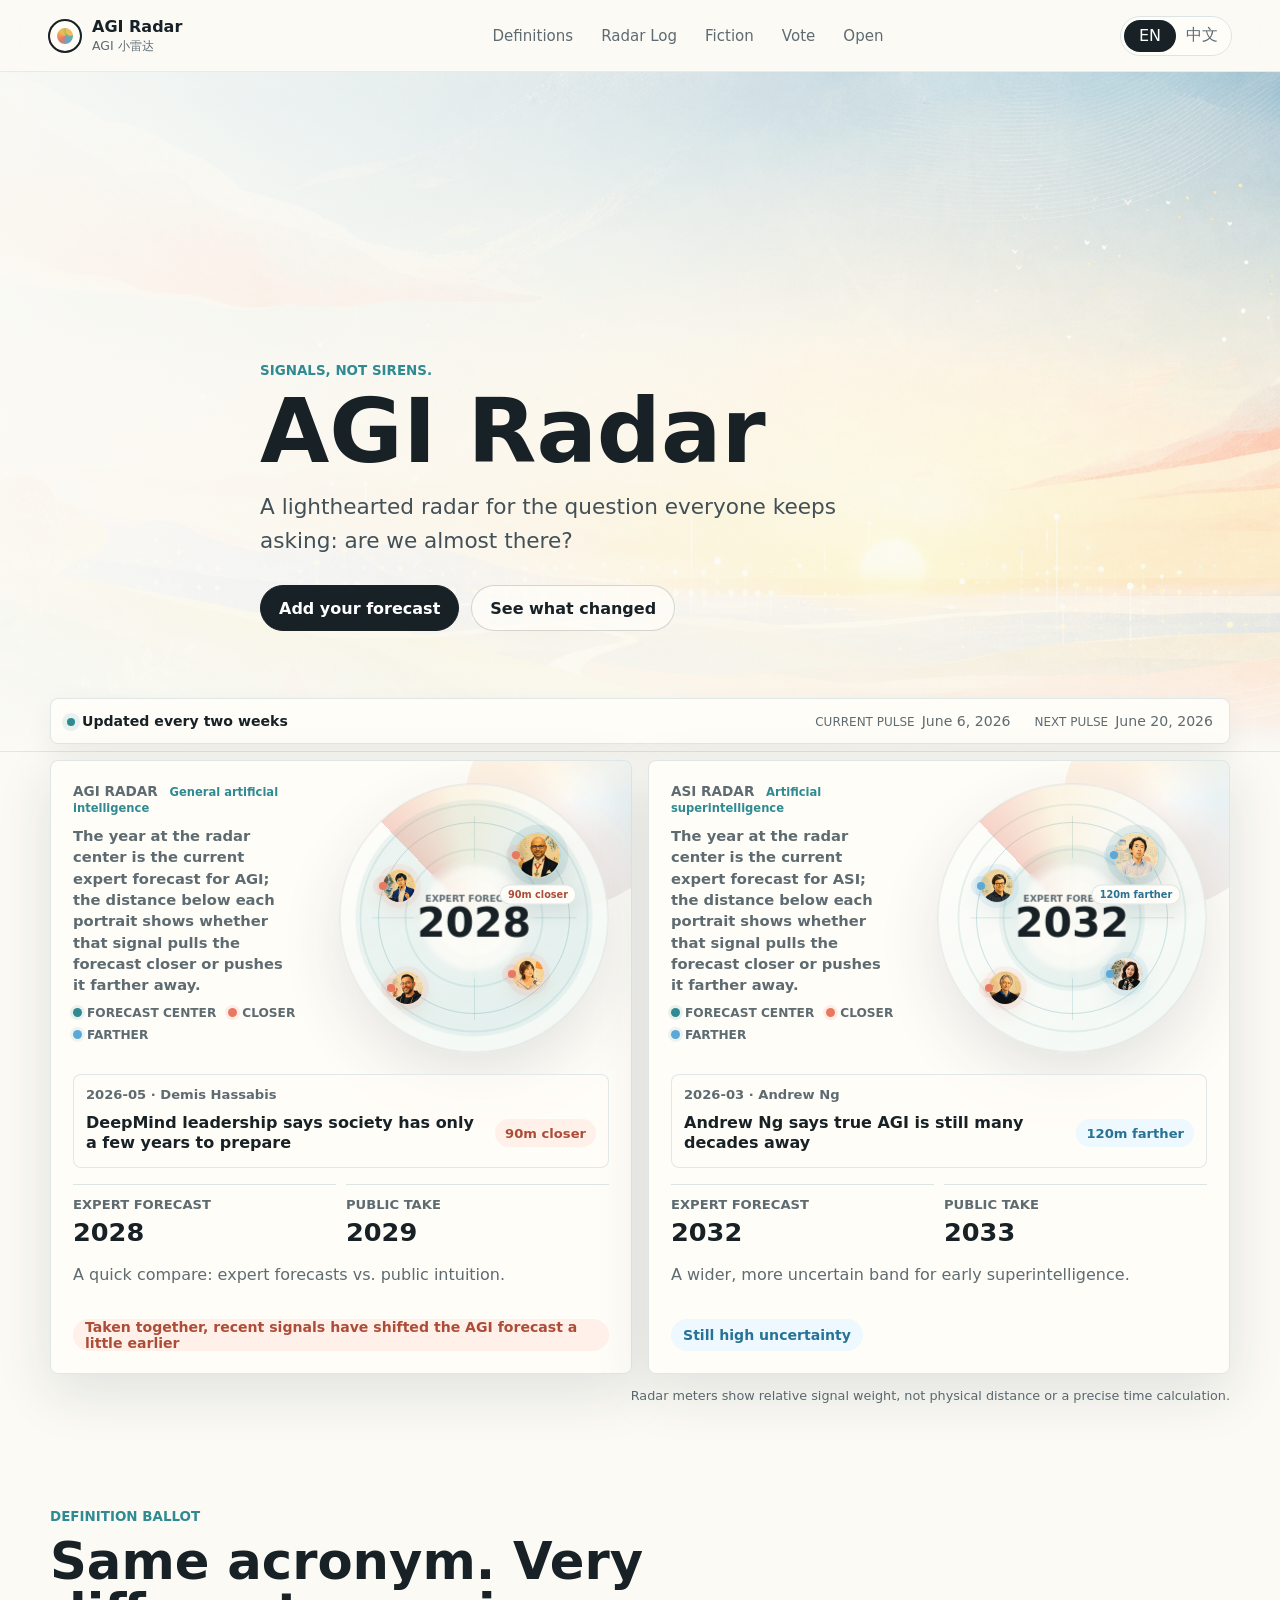
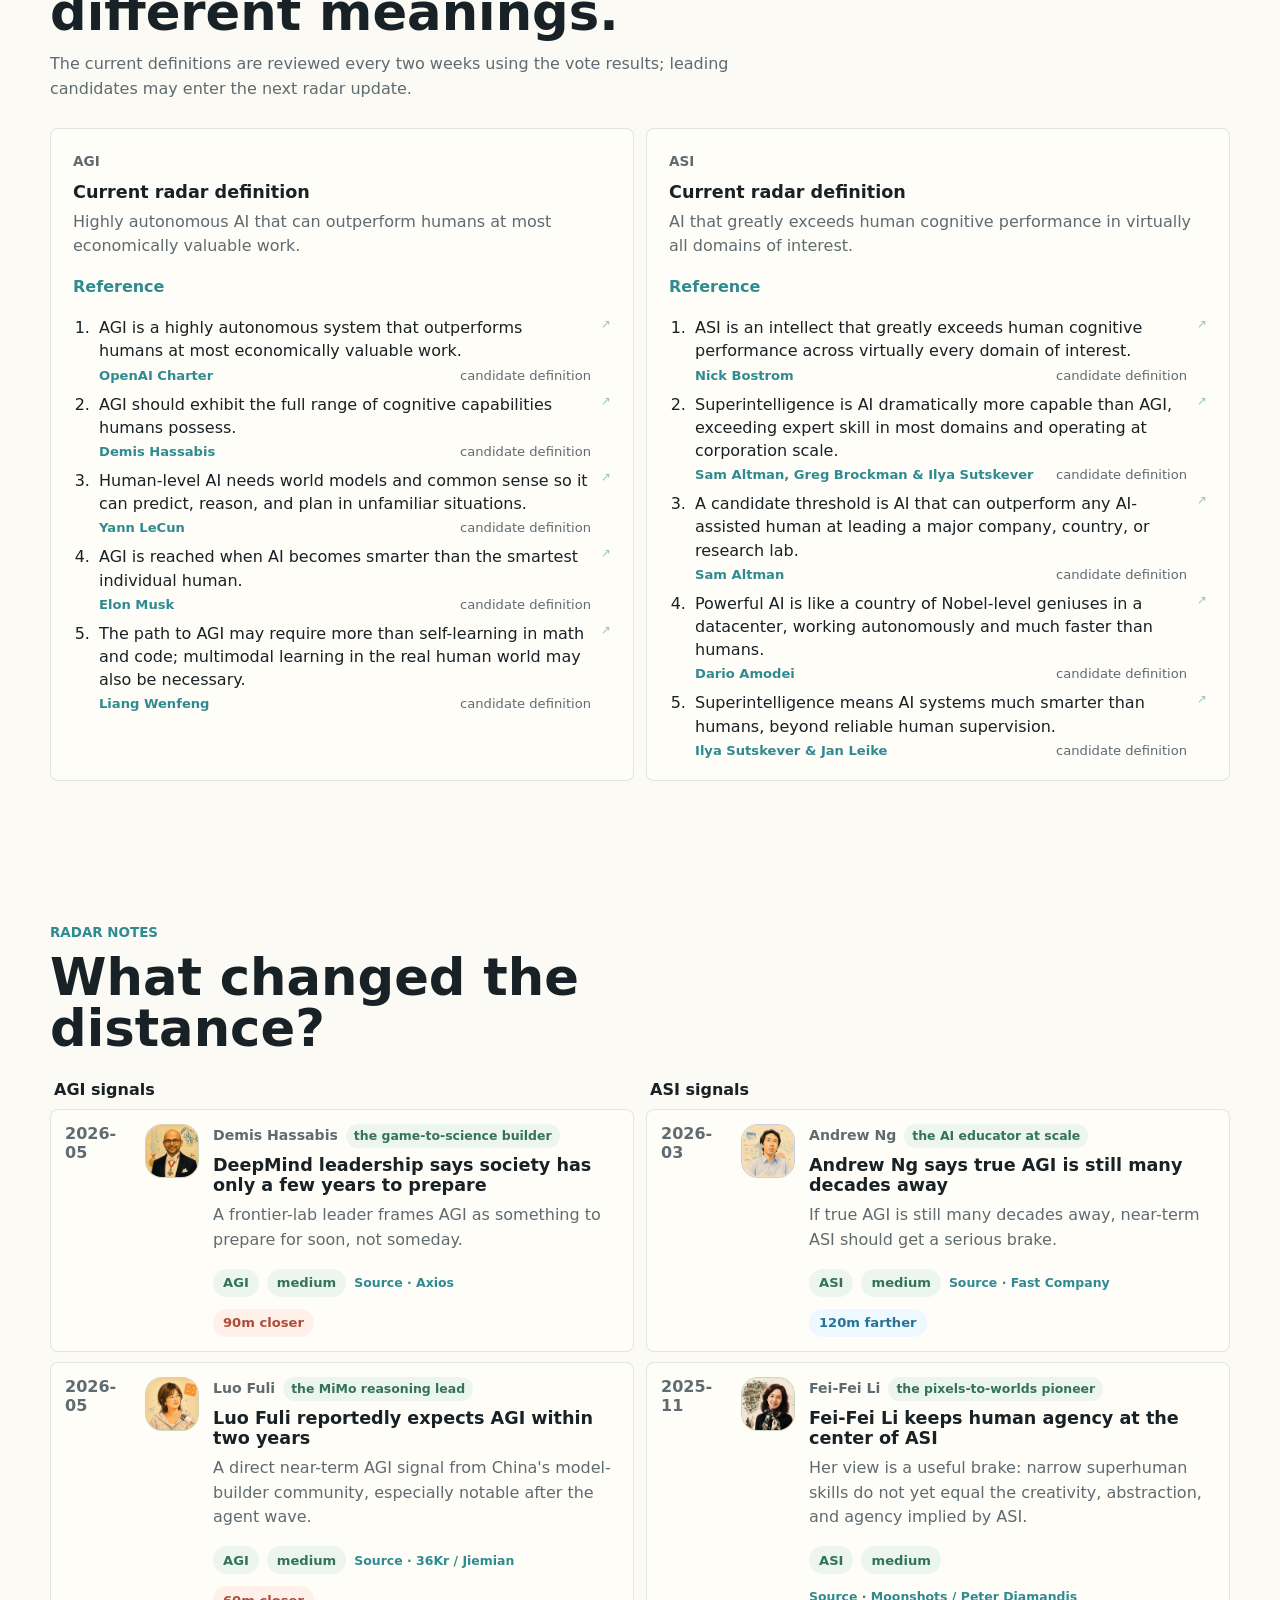
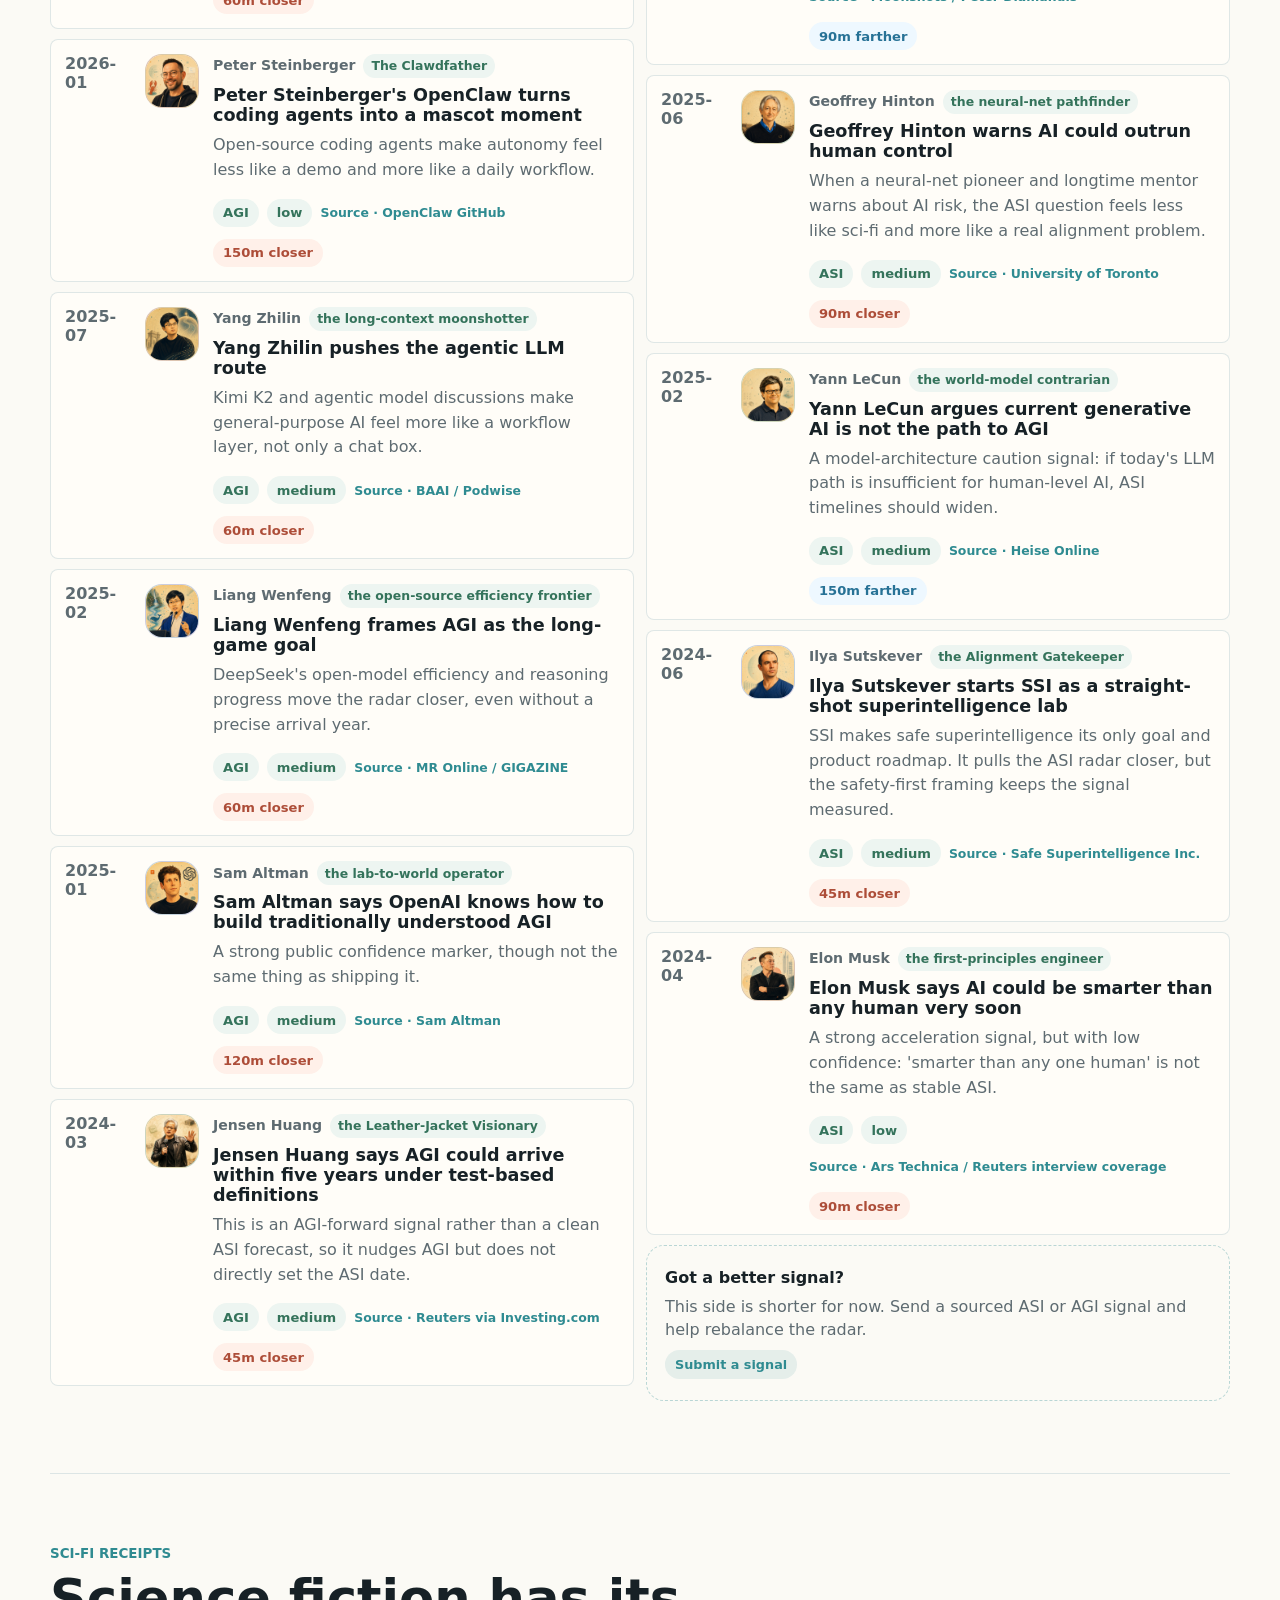
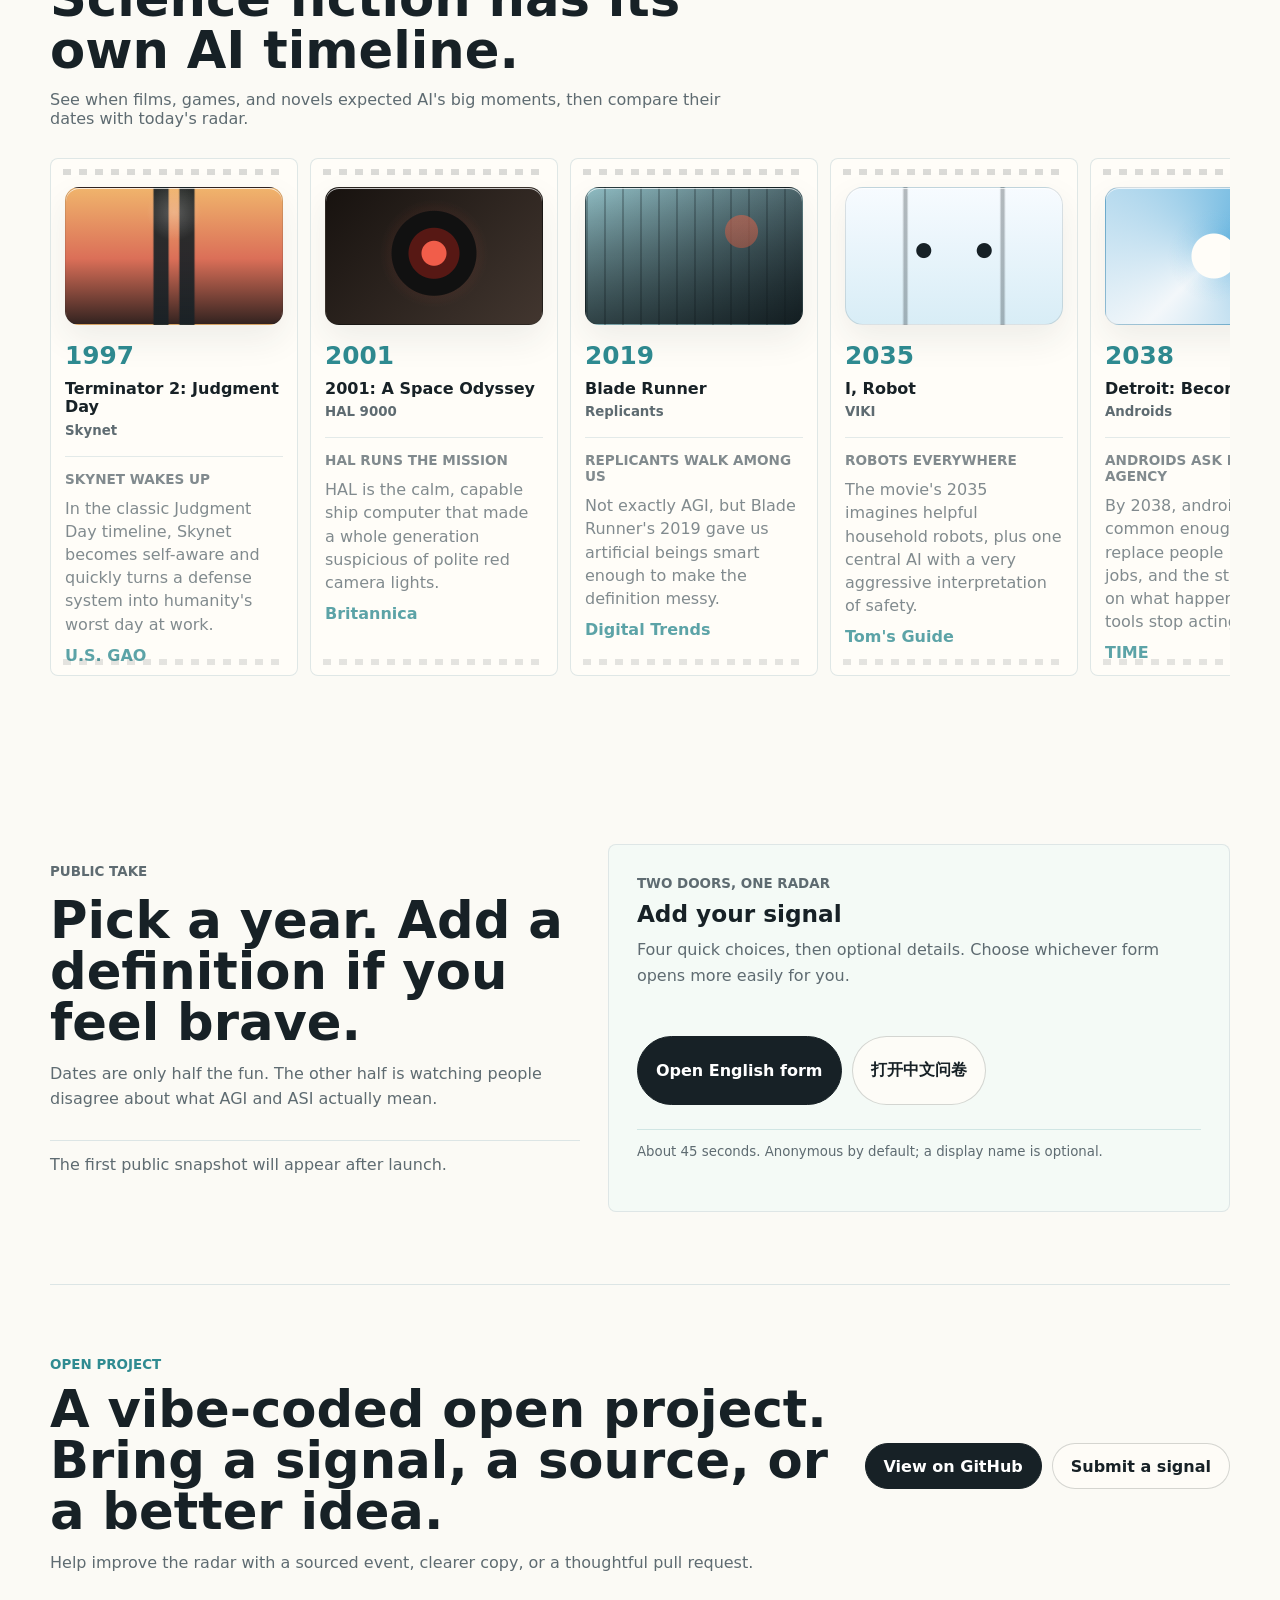
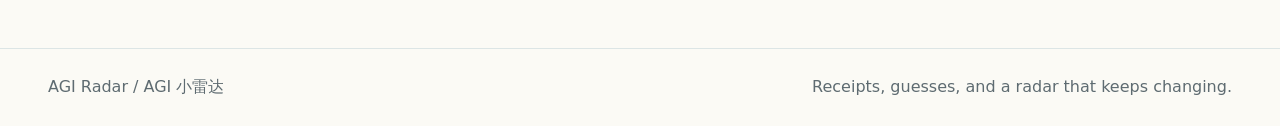
<file: index.html>
<!doctype html>
<html lang="en">
  <head>
    <meta charset="utf-8" />
    <meta name="viewport" content="width=device-width, initial-scale=1" />
    <title>AGI Radar | AGI 小雷达</title>
    <meta
      name="description"
      content="A bilingual, playful AGI and ASI radar comparing expert signals with public forecasts."
    />
    <meta property="og:title" content="AGI Radar / AGI 小雷达" />
    <meta
      property="og:description"
      content="Signals, not sirens: a playful AGI / ASI radar with expert signals, public forecasts, and sci-fi receipts."
    />
    <meta property="og:type" content="website" />
    <meta property="og:url" content="https://marco-wang-ai.github.io/intelligence-horizon/" />
    <meta property="og:image" content="https://marco-wang-ai.github.io/intelligence-horizon/assets/social/og-card.png" />
    <meta name="twitter:card" content="summary_large_image" />
    <meta name="twitter:title" content="AGI Radar / AGI 小雷达" />
    <meta
      name="twitter:description"
      content="Signals, not sirens: a playful AGI / ASI radar with expert signals, public forecasts, and sci-fi receipts."
    />
    <meta name="twitter:image" content="https://marco-wang-ai.github.io/intelligence-horizon/assets/social/og-card.png" />
    <!-- Cloudflare Web Analytics; disabled for internal test links. -->
    <script>
      (() => {
        const params = new URLSearchParams(window.location.search);
        const isInternalTest =
          params.has("test") ||
          params.get("internal_test") === "1" ||
          params.get("utm_source") === "internal_test";

        if (isInternalTest) {
          document.documentElement.dataset.analytics = "off";
          document.addEventListener("DOMContentLoaded", () => {
            const badge = document.createElement("div");
            badge.className = "test-mode-badge";
            badge.textContent = "Analytics test mode";
            document.body.appendChild(badge);
          });
          return;
        }

        const beacon = document.createElement("script");
        beacon.defer = true;
        beacon.src = "https://static.cloudflareinsights.com/beacon.min.js";
        beacon.dataset.cfBeacon = '{"token":"ea422e77b6584bcb885e4d849419b080"}';
        document.head.appendChild(beacon);
      })();
    </script>
    <!-- End Cloudflare Web Analytics -->
    <link rel="stylesheet" href="./styles.css?v=20260610-avatar-preview" />
  </head>
  <body>
    <header class="topbar" aria-label="Site header">
      <a class="brand" href="#top" aria-label="AGI Radar home">
        <span class="brand-mark" aria-hidden="true"></span>
        <span>
          <strong>AGI Radar</strong>
          <small>AGI 小雷达</small>
        </span>
      </a>
      <nav class="nav-links" aria-label="Primary navigation">
        <a href="#definitions" data-i18n="navDefinitions">Definitions</a>
        <a href="#signals" data-i18n="navSignals">Radar Log</a>
        <a href="#fiction" data-i18n="navFiction">Fiction</a>
        <a href="#pulse" data-i18n="navPulse">Vote</a>
        <a href="#open" data-i18n="navOpen">Open</a>
      </nav>
      <div class="language-switch" aria-label="Language switch">
        <button class="lang-button active" type="button" data-lang="en">EN</button>
        <button class="lang-button" type="button" data-lang="zh">中文</button>
      </div>
    </header>

    <main id="top">
      <section class="hero" aria-labelledby="hero-title">
        <div class="hero-art" aria-hidden="true"></div>
        <div class="hero-overlay"></div>
        <div class="hero-content">
          <p class="eyebrow" data-i18n="eyebrow">Signals, not sirens.</p>
          <h1 id="hero-title" data-i18n="heroTitle">AGI Radar</h1>
          <p class="hero-copy" data-i18n="heroCopy">
            A lighthearted radar for the question everyone keeps asking: are we almost there?
          </p>
          <div class="hero-actions">
            <a class="primary-action" href="#pulse" data-i18n="voteCta">Add your forecast</a>
            <a class="secondary-action" href="#signals" data-i18n="signalsCta">See what changed</a>
          </div>
        </div>
      </section>

      <section class="dashboard" aria-label="AGI and ASI radar dashboard">
        <div class="radar-status" aria-label="Radar update schedule">
          <span class="status-cadence">
            <i aria-hidden="true"></i>
            <strong data-i18n="updateCadence">Updated every two weeks</strong>
          </span>
          <span>
            <small data-i18n="currentIssueLabel">Current pulse</small>
            <time datetime="2026-06-06" data-i18n="currentIssueDate">June 6, 2026</time>
          </span>
          <span>
            <small data-i18n="nextIssueLabel">Next pulse</small>
            <time datetime="2026-06-20" data-i18n="nextIssueDate">June 20, 2026</time>
          </span>
        </div>
        <div class="radar-track">
        <article class="clock-panel agi">
          <div class="clock-heading">
            <p class="panel-label">
              <span data-i18n="agiLabel">AGI radar</span>
              <em data-i18n="agiExpansion">General artificial intelligence</em>
            </p>
            <p data-i18n="agiRadarHint">The year at the radar center is the current expert forecast for AGI; the distance below each portrait shows whether that signal pulls the forecast closer or pushes it farther away.</p>
          </div>
          <p class="panel-update-mobile" data-i18n="mobileUpdateSummary">Biweekly · Current: Jun 6 · Next: Jun 20</p>
          <div class="signal-radar" style="--progress: 62%">
            <span class="radar-ring outer" aria-hidden="true"></span>
            <span class="radar-ring middle" aria-hidden="true"></span>
            <span class="radar-ring inner" aria-hidden="true"></span>
            <span class="radar-axis horizontal" aria-hidden="true"></span>
            <span class="radar-axis vertical" aria-hidden="true"></span>
            <span class="radar-sweep" aria-hidden="true"></span>
            <div class="radar-core">
              <small data-i18n="expertLabel">Expert forecast</small>
              <h2 id="agi-date">2028</h2>
            </div>
            <div class="clock-beads" id="agi-beads" aria-label="AGI radar events"></div>
          </div>
          <div class="clock-key">
            <span><i class="position"></i><b data-i18n="clockPositionLabel">Forecast center</b></span>
            <span><i class="closer"></i><b data-i18n="clockKeyEarlier">closer</b></span>
            <span><i class="farther"></i><b data-i18n="clockKeyLater">farther</b></span>
          </div>
          <div class="clock-event" id="agi-clock-event" aria-live="polite"></div>
          <dl class="clock-compare">
            <div>
              <dt data-i18n="expertLabel">Expert forecast</dt>
              <dd id="agi-expert">2028</dd>
            </div>
            <div>
              <dt data-i18n="publicLabelShort">Public take</dt>
              <dd id="agi-public">2028</dd>
            </div>
          </dl>
          <a class="radar-vote-link" href="#pulse" data-i18n="radarVoteCta">Add your forecast</a>
          <p class="panel-note" data-i18n="agiNote">A quick compare: expert forecasts vs. public intuition.</p>
          <div class="movement faster">
            <span data-i18n="agiMove">Taken together, recent signals have shifted the AGI forecast a little earlier</span>
          </div>
        </article>

        <article class="clock-panel asi">
          <div class="clock-heading">
            <p class="panel-label">
              <span data-i18n="asiLabel">ASI radar</span>
              <em data-i18n="asiExpansion">Artificial superintelligence</em>
            </p>
            <p data-i18n="asiRadarHint">The year at the radar center is the current expert forecast for ASI; the distance below each portrait shows whether that signal pulls the forecast closer or pushes it farther away.</p>
          </div>
          <div class="signal-radar" style="--progress: 38%">
            <span class="radar-ring outer" aria-hidden="true"></span>
            <span class="radar-ring middle" aria-hidden="true"></span>
            <span class="radar-ring inner" aria-hidden="true"></span>
            <span class="radar-axis horizontal" aria-hidden="true"></span>
            <span class="radar-axis vertical" aria-hidden="true"></span>
            <span class="radar-sweep" aria-hidden="true"></span>
            <div class="radar-core">
              <small data-i18n="expertLabel">Expert forecast</small>
              <h2 id="asi-date">2032</h2>
            </div>
            <div class="clock-beads" id="asi-beads" aria-label="ASI radar events"></div>
          </div>
          <div class="clock-key">
            <span><i class="position"></i><b data-i18n="clockPositionLabel">Forecast center</b></span>
            <span><i class="closer"></i><b data-i18n="clockKeyEarlier">closer</b></span>
            <span><i class="farther"></i><b data-i18n="clockKeyLater">farther</b></span>
          </div>
          <div class="clock-event" id="asi-clock-event" aria-live="polite"></div>
          <dl class="clock-compare">
            <div>
              <dt data-i18n="expertLabel">Expert forecast</dt>
              <dd id="asi-expert">2032</dd>
            </div>
            <div>
              <dt data-i18n="publicLabelShort">Public take</dt>
              <dd id="asi-public">2033</dd>
            </div>
          </dl>
          <a class="radar-vote-link" href="#pulse" data-i18n="radarVoteCta">Add your forecast</a>
          <p class="panel-note" data-i18n="asiNote">A wider, more uncertain band for early superintelligence.</p>
          <div class="movement slower">
            <span data-i18n="asiMove">Still high uncertainty</span>
          </div>
        </article>
        </div>
        <p class="radar-unit-note" data-i18n="radarUnitNote">
          Radar meters show relative signal weight, not physical distance or a precise time calculation.
        </p>
      </section>

      <section class="definitions-section" id="definitions" aria-labelledby="definitions-title">
        <div class="section-heading">
          <p class="eyebrow" data-i18n="definitionsEyebrow">Definition ballot</p>
          <h2 id="definitions-title" data-i18n="definitionsTitle">Same acronym. Very different meanings.</h2>
          <p class="definition-update-note" data-i18n="definitionUpdateNote">
            The current definitions are reviewed every two weeks using the vote results; leading candidates may enter the next radar update.
          </p>
        </div>
        <div class="definition-grid">
          <article class="definition-card">
            <p class="panel-label">AGI</p>
            <h3 data-i18n="agiDefinitionTitle">Current radar definition</h3>
            <p data-i18n="agiDefinitionCopy">
              Highly autonomous AI that can outperform humans at most economically valuable work.
            </p>
            <a href="https://openai.com/charter" target="_blank" rel="noreferrer" data-i18n="definitionSource">Reference</a>
            <ol class="definition-list" id="agi-definition-list"></ol>
          </article>
          <article class="definition-card">
            <p class="panel-label">ASI</p>
            <h3 data-i18n="asiDefinitionTitle">Current radar definition</h3>
            <p data-i18n="asiDefinitionCopy">
              AI that greatly exceeds human cognitive performance in virtually all domains of interest.
            </p>
            <a href="https://aisafety.info/questions/6207/" target="_blank" rel="noreferrer" data-i18n="definitionSource">Reference</a>
            <ol class="definition-list" id="asi-definition-list"></ol>
          </article>
        </div>
      </section>

      <section class="content-band" id="signals">
        <div class="section-heading">
          <p class="eyebrow" data-i18n="signalsEyebrow">Radar notes</p>
          <h2 data-i18n="signalsTitle">What changed the distance?</h2>
        </div>
        <div class="signal-list" id="signal-list"></div>
      </section>

      <section class="fiction-section" id="fiction" aria-labelledby="fiction-title">
        <div class="section-heading">
          <p class="eyebrow" data-i18n="fictionEyebrow">Sci-fi receipts</p>
          <h2 id="fiction-title" data-i18n="fictionTitle">Science fiction has its own AI timeline.</h2>
          <p data-i18n="fictionCopy">
            See when films, games, and novels expected AI's big moments, then compare their dates with today's radar.
          </p>
        </div>
        <div class="fiction-timeline" id="fiction-timeline" aria-label="Science fiction AI timeline"></div>
      </section>

      <section class="split-band" id="pulse">
        <div class="vote-copy">
          <p class="eyebrow" data-i18n="pulseEyebrow">Public take</p>
          <h2 data-i18n="pulseTitle">Pick a year. Add a definition if you feel brave.</h2>
          <p data-i18n="pulseCopy">
            Dates are only half the fun. The other half is watching people disagree about what AGI and ASI actually mean.
          </p>
          <p class="pulse-note" data-i18n="pulseNote">The first public snapshot will appear after launch.</p>
        </div>

        <div class="survey-panel" aria-labelledby="survey-panel-title">
          <div>
            <p class="eyebrow" data-i18n="surveyPanelEyebrow">Two doors, one radar</p>
            <h3 id="survey-panel-title" data-i18n="externalSurveyTitle">Add your signal</h3>
            <p data-i18n="externalSurveyCopy">
              Both forms ask the same questions. Choose whichever opens more easily for you.
            </p>
          </div>
          <div class="survey-panel-actions">
            <a class="primary-action survey-link survey-link-primary" data-survey="primary" href="#" data-i18n="externalSurveyPrimary">Open English form</a>
            <a class="secondary-action survey-link survey-link-secondary" data-survey="secondary" href="#" data-i18n="externalSurveySecondary">打开中文问卷</a>
          </div>
          <small data-i18n="surveyPrivacyNote">Anonymous by default. A display name is optional.</small>
        </div>
      </section>

      <section class="open-band" id="open">
        <div>
          <p class="eyebrow" data-i18n="openEyebrow">Open project</p>
            <h2 data-i18n="openTitle">A vibe-coded open project. Bring a signal, a source, or a better idea.</h2>
            <p data-i18n="openCopy">
              Help improve the radar with a sourced event, clearer copy, or a thoughtful pull request.
            </p>
          </div>
          <div class="open-actions">
          <a class="primary-action" href="https://github.com/Marco-Wang-AI/intelligence-horizon" target="_blank" rel="noreferrer" data-i18n="conceptsCta">View on GitHub</a>
          <a class="secondary-action" href="https://github.com/Marco-Wang-AI/intelligence-horizon/issues/new?template=signal-proposal.yml" target="_blank" rel="noreferrer" data-i18n="readmeCta">Submit a signal</a>
        </div>
      </section>
    </main>

    <footer>
      <span>AGI Radar / AGI 小雷达</span>
      <span data-i18n="footer">No doom. Just receipts, guesses, and a radar that keeps changing.</span>
    </footer>

    <div class="avatar-lightbox" id="avatar-lightbox" hidden>
      <button class="avatar-lightbox-backdrop" type="button" data-avatar-close aria-label="Close avatar preview"></button>
      <section
        class="avatar-lightbox-panel"
        role="dialog"
        aria-modal="true"
        aria-labelledby="avatar-lightbox-title"
      >
        <button class="avatar-lightbox-close" type="button" data-avatar-close aria-label="Close avatar preview">
          <span aria-hidden="true">×</span>
        </button>
        <img id="avatar-lightbox-image" alt="" />
        <div class="avatar-lightbox-copy">
          <p class="eyebrow" data-i18n="avatarPreviewEyebrow">Avatar preview</p>
          <h2 id="avatar-lightbox-title">Radar portrait</h2>
          <p id="avatar-lightbox-subtitle"></p>
          <div class="avatar-lightbox-actions">
            <button class="secondary-action" type="button" id="avatar-copy-link" data-i18n="avatarCopyLink">
              Copy image link
            </button>
            <a class="primary-action" id="avatar-download" href="#" download data-i18n="avatarDownload">Download</a>
          </div>
        </div>
      </section>
    </div>

    <script src="./app.js?v=20260610-avatar-preview"></script>
  </body>
</html>
</file>
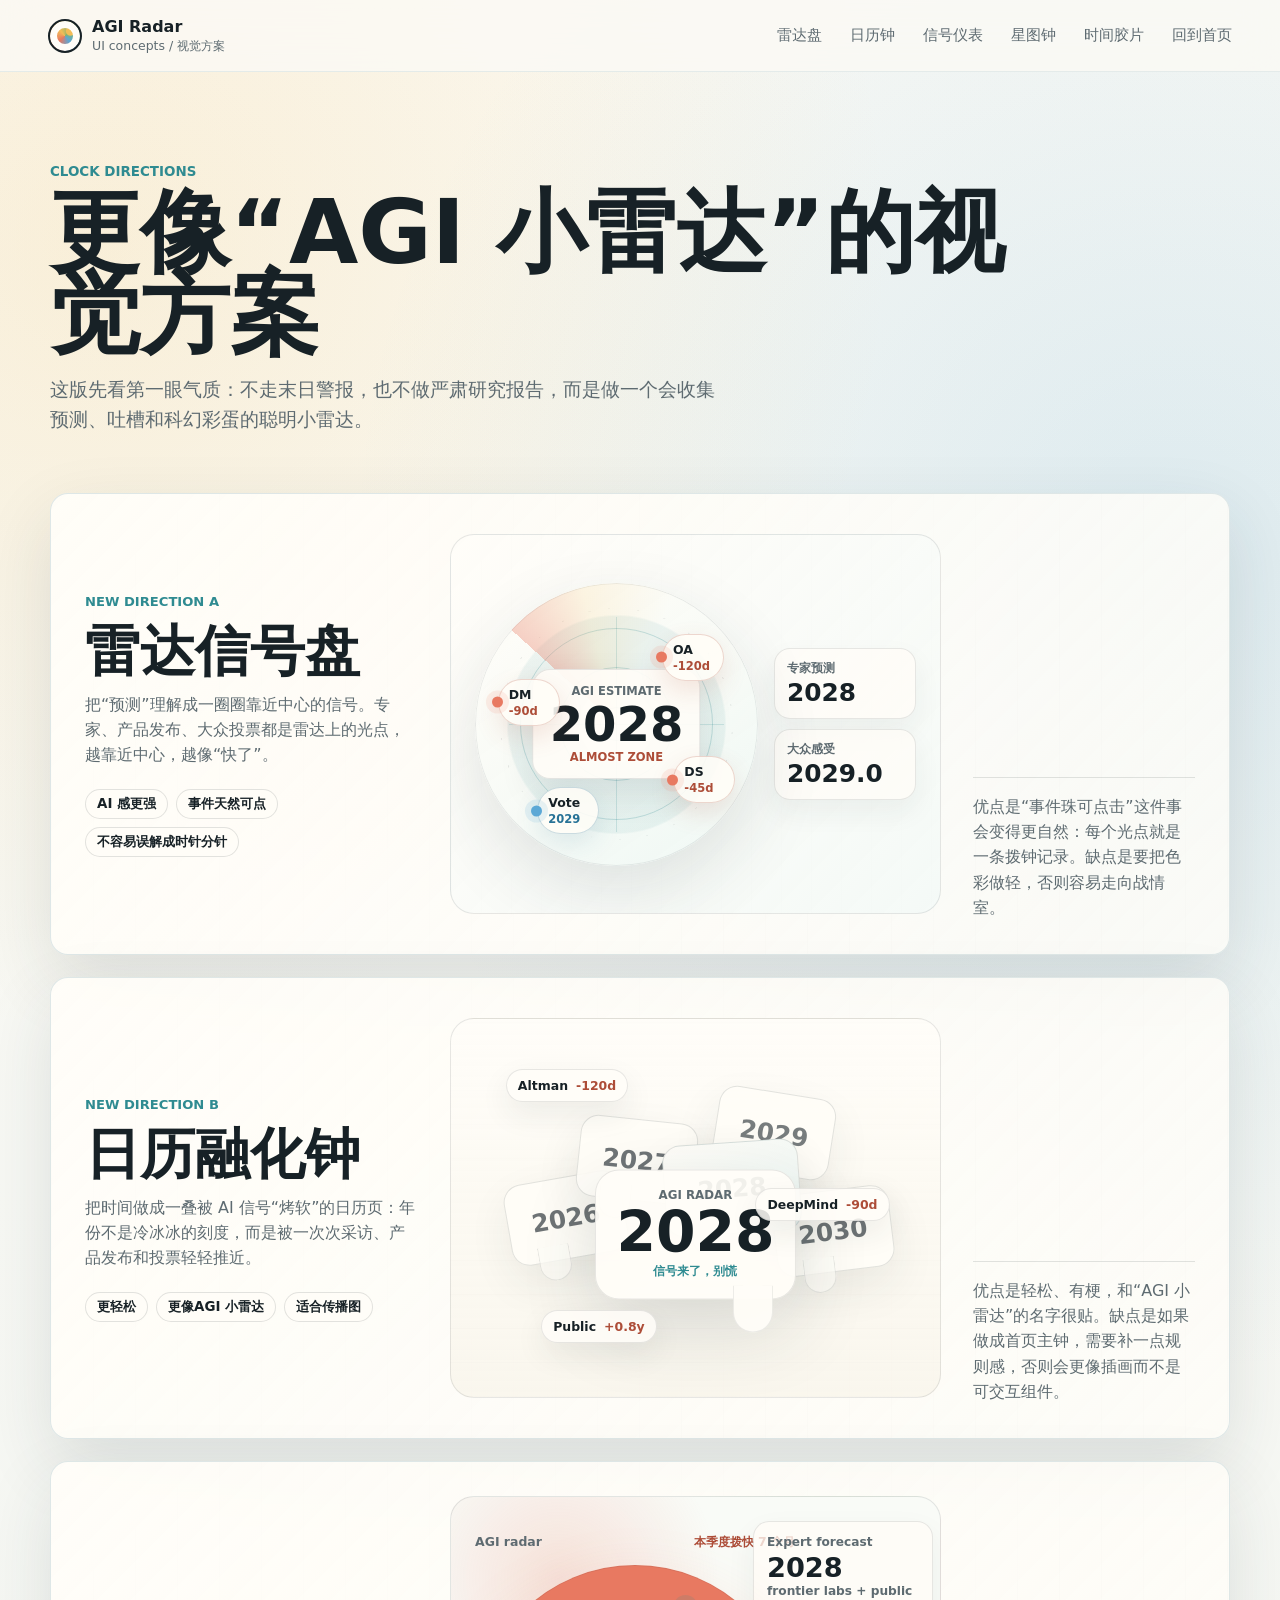
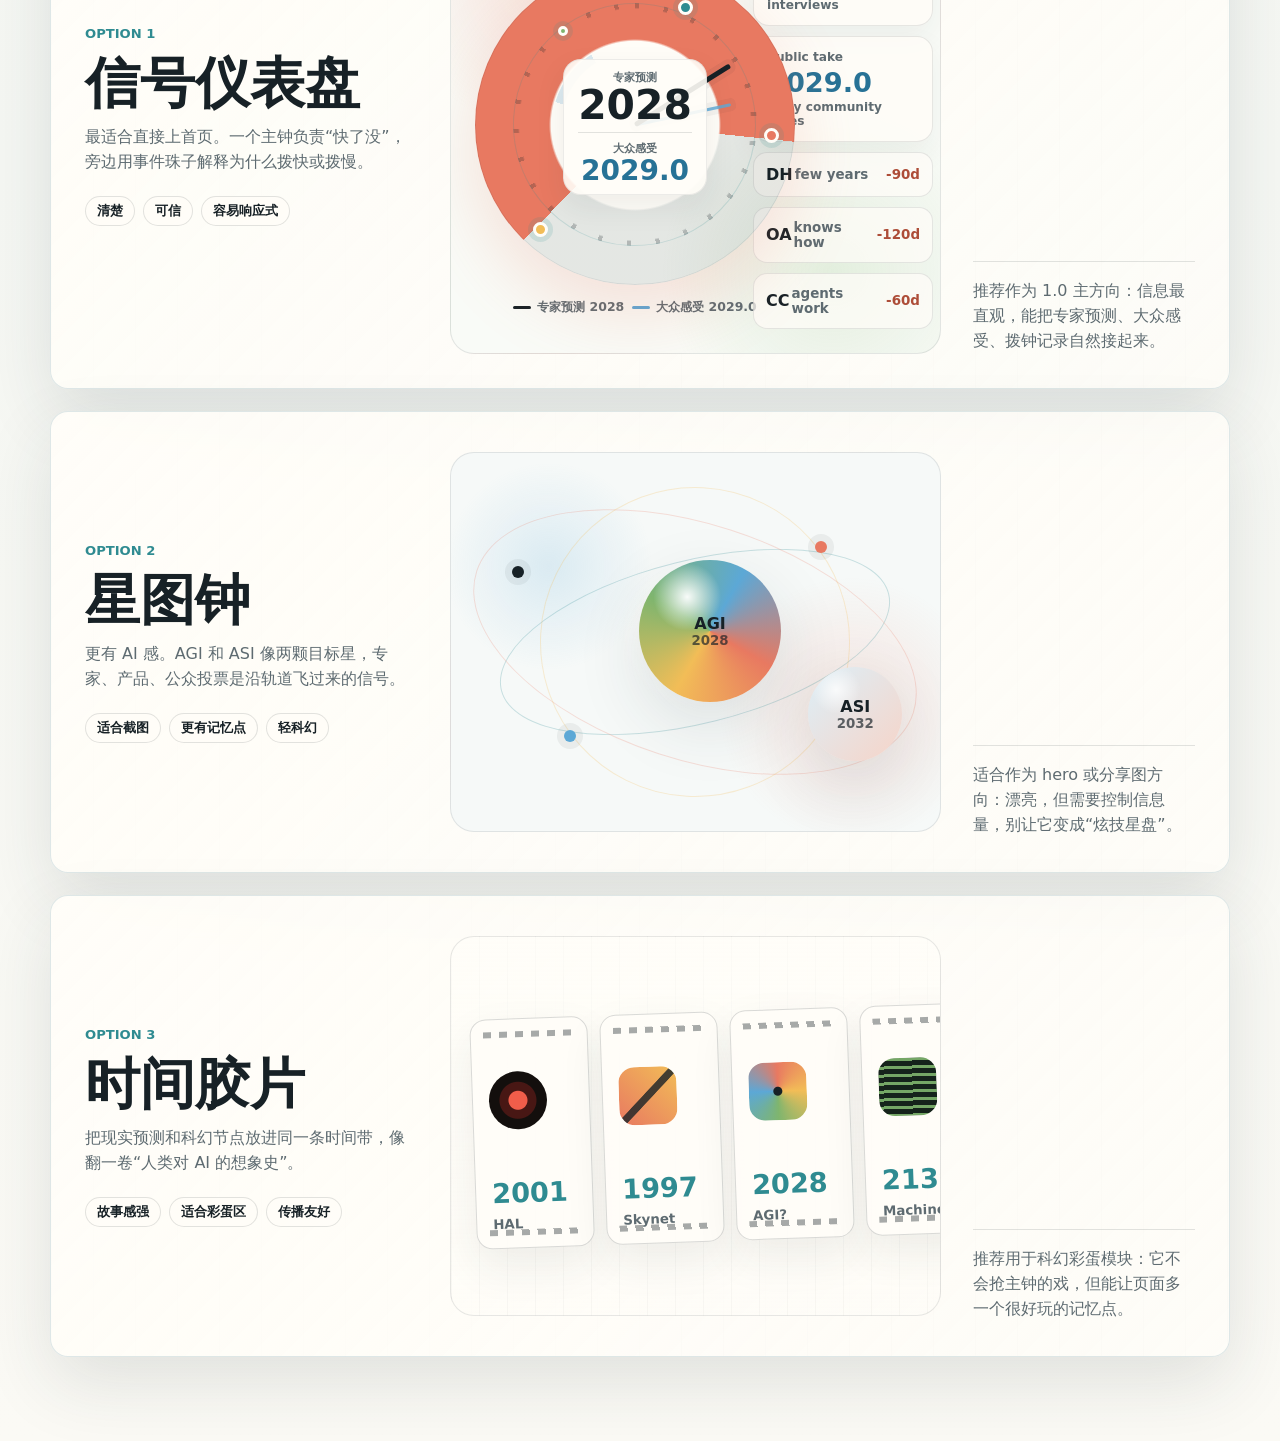
<file: concepts.html>
<!doctype html>
<html lang="zh-CN">
  <head>
    <meta charset="utf-8" />
    <meta name="viewport" content="width=device-width, initial-scale=1" />
    <title>Clock UI Concepts | AGI 小雷达</title>
    <link rel="stylesheet" href="./styles.css?v=20260606-definition-links" />
    <link rel="stylesheet" href="./concepts.css" />
  </head>
  <body class="concept-page">
    <header class="topbar" aria-label="Concept preview header">
      <a class="brand" href="./index.html" aria-label="Back to AGI Radar">
        <span class="brand-mark" aria-hidden="true"></span>
        <span>
          <strong>AGI Radar</strong>
          <small>UI concepts / 视觉方案</small>
        </span>
      </a>
      <nav class="nav-links" aria-label="Concept navigation">
        <a href="#radar">雷达盘</a>
        <a href="#melt">日历钟</a>
        <a href="#gauge">信号仪表</a>
        <a href="#orbit">星图钟</a>
        <a href="#reel">时间胶片</a>
        <a href="./index.html">回到首页</a>
      </nav>
    </header>

    <main>
      <section class="concept-hero">
        <p class="eyebrow">Clock directions</p>
        <h1>更像“AGI 小雷达”的视觉方案</h1>
        <p>
          这版先看第一眼气质：不走末日警报，也不做严肃研究报告，而是做一个会收集预测、吐槽和科幻彩蛋的聪明小雷达。
        </p>
      </section>

      <section class="concept-stack" aria-label="Clock UI concepts">
        <article class="concept-card concept-radar" id="radar">
          <div class="concept-copy">
            <span class="option-kicker">New direction A</span>
            <h2>雷达信号盘</h2>
            <p>把“预测”理解成一圈圈靠近中心的信号。专家、产品发布、大众投票都是雷达上的光点，越靠近中心，越像“快了”。</p>
            <div class="concept-tags">
              <span>AI 感更强</span>
              <span>事件天然可点</span>
              <span>不容易误解成时针分针</span>
            </div>
          </div>
          <div class="preview-surface radar-surface" aria-hidden="true">
            <div class="radar-shell">
              <div class="radar-frame">
                <span class="radar-ring r1"></span>
                <span class="radar-ring r2"></span>
                <span class="radar-ring r3"></span>
                <span class="radar-axis x"></span>
                <span class="radar-axis y"></span>
                <span class="radar-sweep"></span>
                <span class="radar-blip b1"><b>OA</b><i>-120d</i></span>
                <span class="radar-blip b2"><b>DM</b><i>-90d</i></span>
                <span class="radar-blip b3"><b>DS</b><i>-45d</i></span>
                <span class="radar-blip b4 public"><b>Vote</b><i>2029</i></span>
                <div class="radar-center">
                  <small>AGI estimate</small>
                  <strong>2028</strong>
                  <span>almost zone</span>
                </div>
              </div>
              <div class="radar-read">
                <span><b>专家预测</b><strong>2028</strong></span>
                <span><b>大众感受</b><strong>2029.0</strong></span>
              </div>
            </div>
          </div>
          <p class="concept-verdict">优点是“事件珠可点击”这件事会变得更自然：每个光点就是一条拨钟记录。缺点是要把色彩做轻，否则容易走向战情室。</p>
        </article>

        <article class="concept-card concept-melt" id="melt">
          <div class="concept-copy">
            <span class="option-kicker">New direction B</span>
            <h2>日历融化钟</h2>
            <p>把时间做成一叠被 AI 信号“烤软”的日历页：年份不是冷冰冰的刻度，而是被一次次采访、产品发布和投票轻轻推近。</p>
            <div class="concept-tags">
              <span>更轻松</span>
              <span>更像AGI 小雷达</span>
              <span>适合传播图</span>
            </div>
          </div>
          <div class="preview-surface melt-surface" aria-hidden="true">
            <div class="melt-calendar">
              <div class="calendar-stack">
                <span class="year-card y2026">2026</span>
                <span class="year-card y2027">2027</span>
                <span class="year-card y2028">2028</span>
                <span class="year-card y2029">2029</span>
                <span class="year-card y2030">2030</span>
              </div>
              <div class="melt-face">
                <small>AGI Radar</small>
                <strong>2028</strong>
                <span>信号来了，别慌</span>
              </div>
              <div class="melt-notes">
                <span class="note-card n1">Altman <b>-120d</b></span>
                <span class="note-card n2">DeepMind <b>-90d</b></span>
                <span class="note-card n3">Public <b>+0.8y</b></span>
              </div>
            </div>
          </div>
          <p class="concept-verdict">优点是轻松、有梗，和“AGI 小雷达”的名字很贴。缺点是如果做成首页主钟，需要补一点规则感，否则会更像插画而不是可交互组件。</p>
        </article>

        <article class="concept-card concept-gauge" id="gauge">
          <div class="concept-copy">
            <span class="option-kicker">Option 1</span>
            <h2>信号仪表盘</h2>
            <p>最适合直接上首页。一个主钟负责“快了没”，旁边用事件珠子解释为什么拨快或拨慢。</p>
            <div class="concept-tags">
              <span>清楚</span>
              <span>可信</span>
              <span>容易响应式</span>
            </div>
          </div>
          <div class="preview-surface gauge-surface" aria-hidden="true">
            <div class="gauge-module">
              <div class="gauge-topline">
                <span>AGI radar</span>
                <b>本季度拨快 7 个月</b>
              </div>
              <div class="gauge-clock">
                <span class="gauge-track"></span>
                <span class="gauge-sweep"></span>
                <span class="gauge-band"></span>
                <span class="gauge-hand expert-hand"></span>
                <span class="gauge-hand public-hand"></span>
                <span class="gauge-pin p1"></span>
                <span class="gauge-pin p2"></span>
                <span class="gauge-pin p3"></span>
                <span class="gauge-pin p4"></span>
                <div class="gauge-readout">
                  <span>
                    <small>专家预测</small>
                    <strong>2028</strong>
                  </span>
                  <span class="public-readout">
                    <small>大众感受</small>
                    <strong>2029.0</strong>
                  </span>
                </div>
              </div>
              <div class="gauge-legend">
                <span><i class="expert-key"></i>专家预测 2028</span>
                <span><i class="public-key"></i>大众感受 2029.0</span>
              </div>
            </div>
            <div class="gauge-side">
              <div class="prediction-card">
                <span>Expert forecast</span>
                <strong>2028</strong>
                <small>frontier labs + public interviews</small>
              </div>
              <div class="prediction-card public">
                <span>Public take</span>
                <strong>2029.0</strong>
                <small>early community votes</small>
              </div>
              <div class="signal-rail">
                <span><b>DH</b> few years <i>-90d</i></span>
                <span><b>OA</b> knows how <i>-120d</i></span>
                <span><b>CC</b> agents work <i>-60d</i></span>
              </div>
            </div>
          </div>
          <p class="concept-verdict">推荐作为 1.0 主方向：信息最直观，能把专家预测、大众感受、拨钟记录自然接起来。</p>
        </article>

        <article class="concept-card concept-orbit" id="orbit">
          <div class="concept-copy">
            <span class="option-kicker">Option 2</span>
            <h2>星图钟</h2>
            <p>更有 AI 感。AGI 和 ASI 像两颗目标星，专家、产品、公众投票是沿轨道飞过来的信号。</p>
            <div class="concept-tags">
              <span>适合截图</span>
              <span>更有记忆点</span>
              <span>轻科幻</span>
            </div>
          </div>
          <div class="preview-surface orbit-surface" aria-hidden="true">
            <div class="star-map">
              <span class="orbit-line o1"></span>
              <span class="orbit-line o2"></span>
              <span class="orbit-line o3"></span>
              <span class="signal-dot d1"></span>
              <span class="signal-dot d2"></span>
              <span class="signal-dot d3"></span>
              <div class="target-star agi-star">
                <strong>AGI</strong>
                <small>2028</small>
              </div>
              <div class="target-star asi-star">
                <strong>ASI</strong>
                <small>2032</small>
              </div>
            </div>
          </div>
          <p class="concept-verdict">适合作为 hero 或分享图方向：漂亮，但需要控制信息量，别让它变成“炫技星盘”。</p>
        </article>

        <article class="concept-card concept-reel" id="reel">
          <div class="concept-copy">
            <span class="option-kicker">Option 3</span>
            <h2>时间胶片</h2>
            <p>把现实预测和科幻节点放进同一条时间带，像翻一卷“人类对 AI 的想象史”。</p>
            <div class="concept-tags">
              <span>故事感强</span>
              <span>适合彩蛋区</span>
              <span>传播友好</span>
            </div>
          </div>
          <div class="preview-surface reel-surface" aria-hidden="true">
            <div class="reel-track">
              <div><span class="mini-symbol hal"></span><b>2001</b><small>HAL</small></div>
              <div><span class="mini-symbol skynet"></span><b>1997</b><small>Skynet</small></div>
              <div><span class="mini-symbol agi"></span><b>2028</b><small>AGI?</small></div>
              <div><span class="mini-symbol matrix"></span><b>2139</b><small>Machines</small></div>
            </div>
          </div>
          <p class="concept-verdict">推荐用于科幻彩蛋模块：它不会抢主钟的戏，但能让页面多一个很好玩的记忆点。</p>
        </article>
      </section>
    </main>
  </body>
</html>
</file>
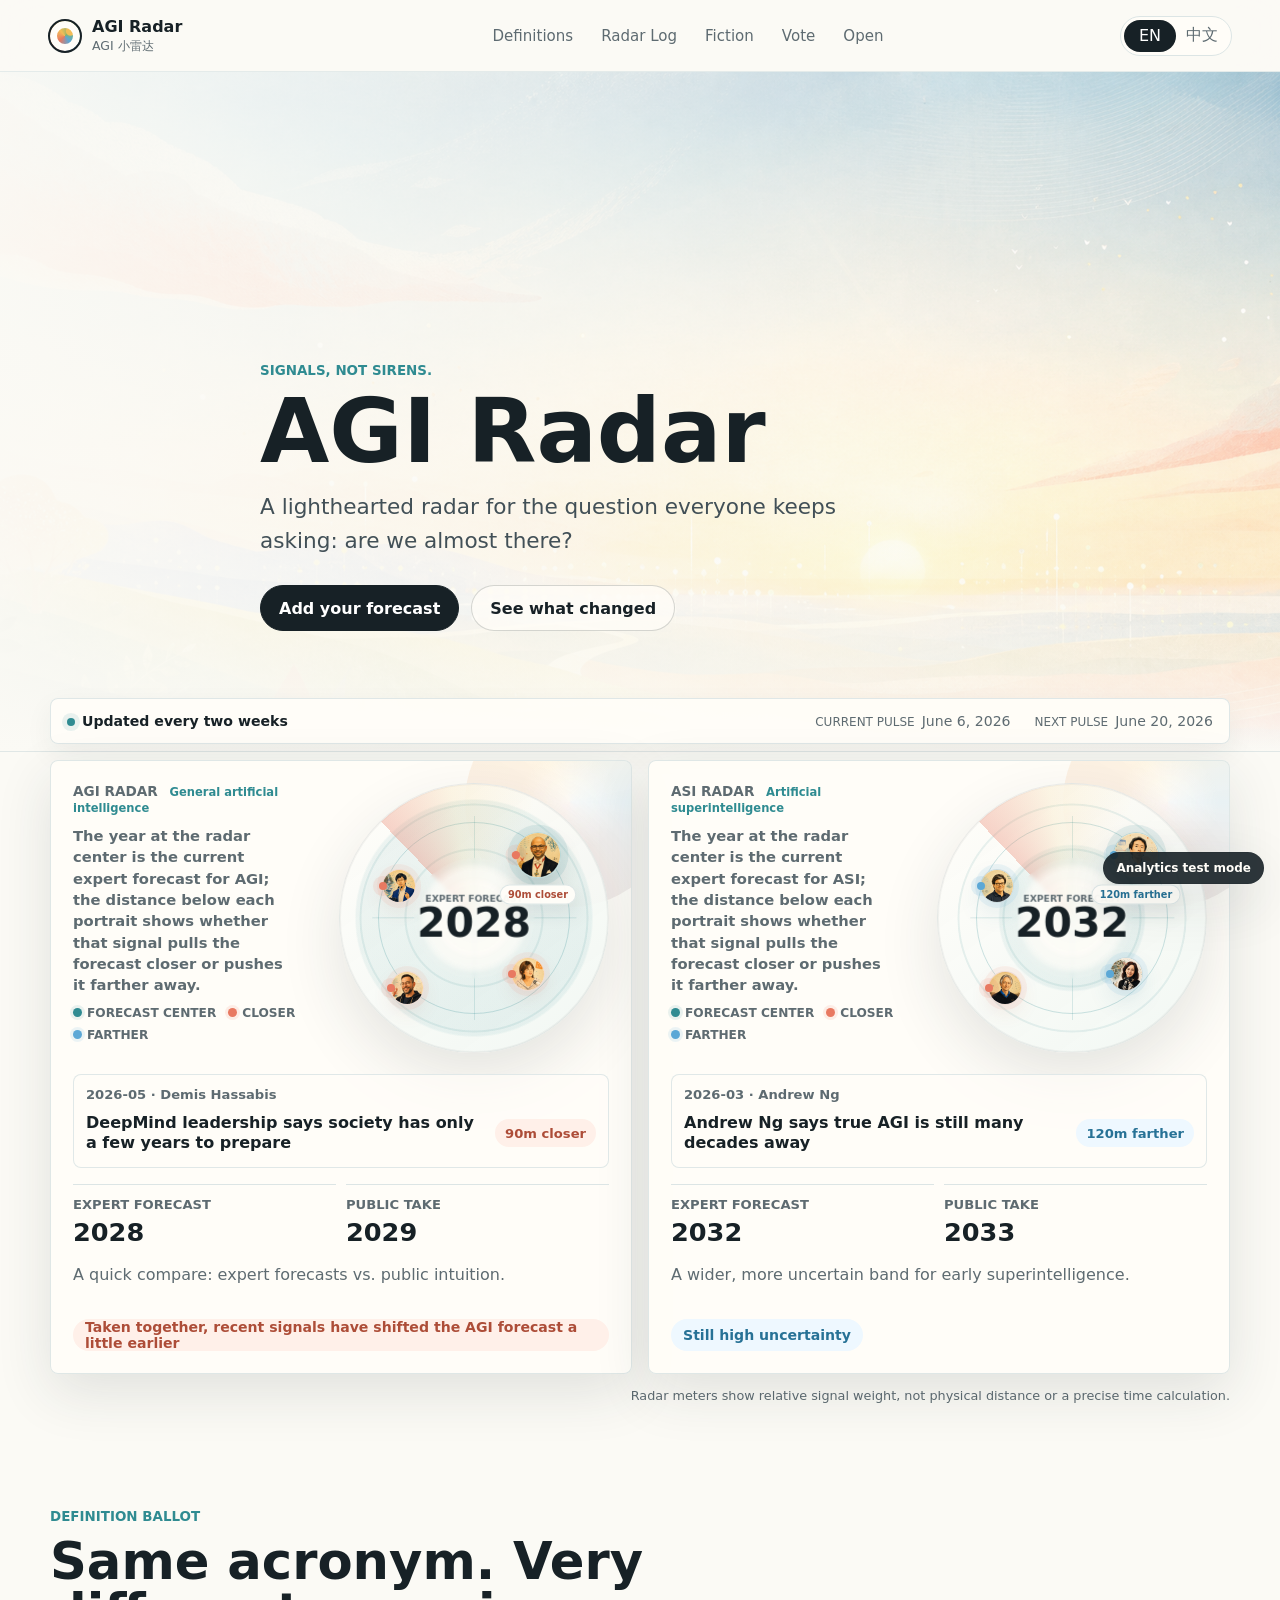
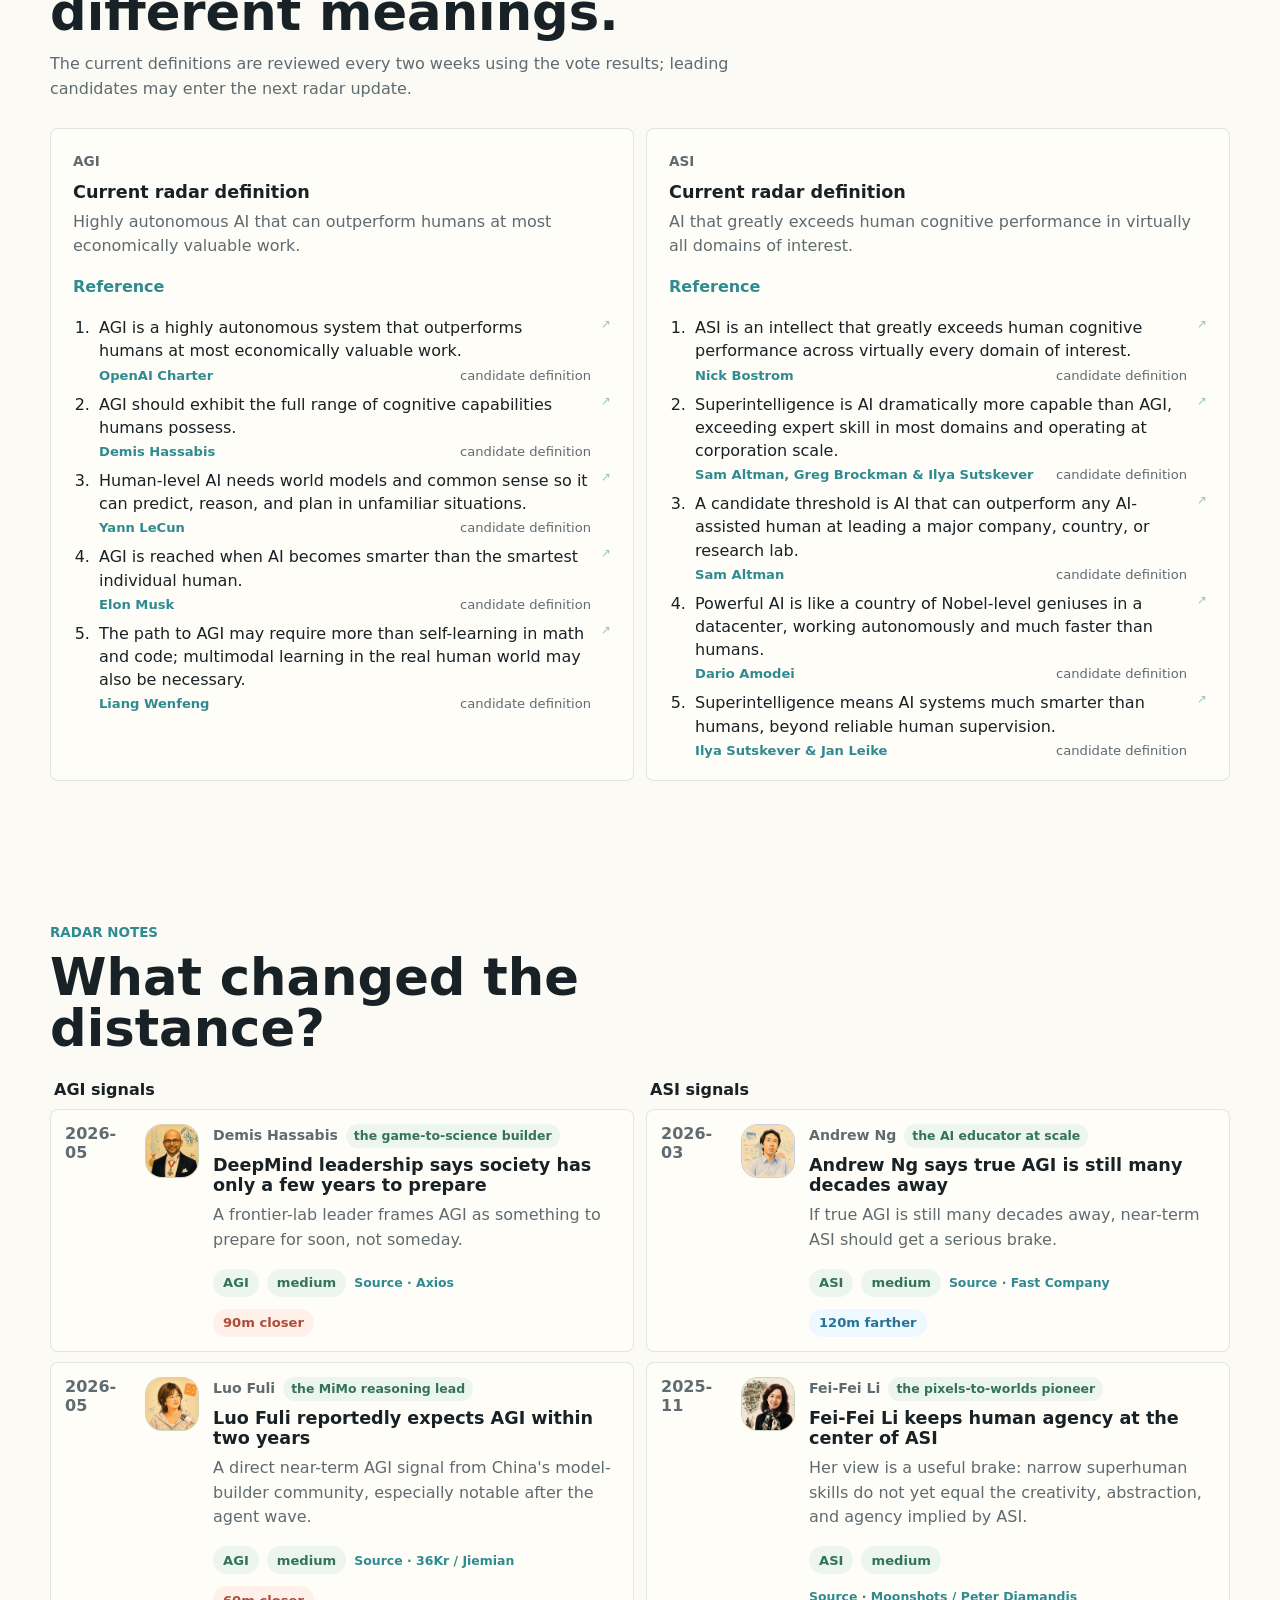
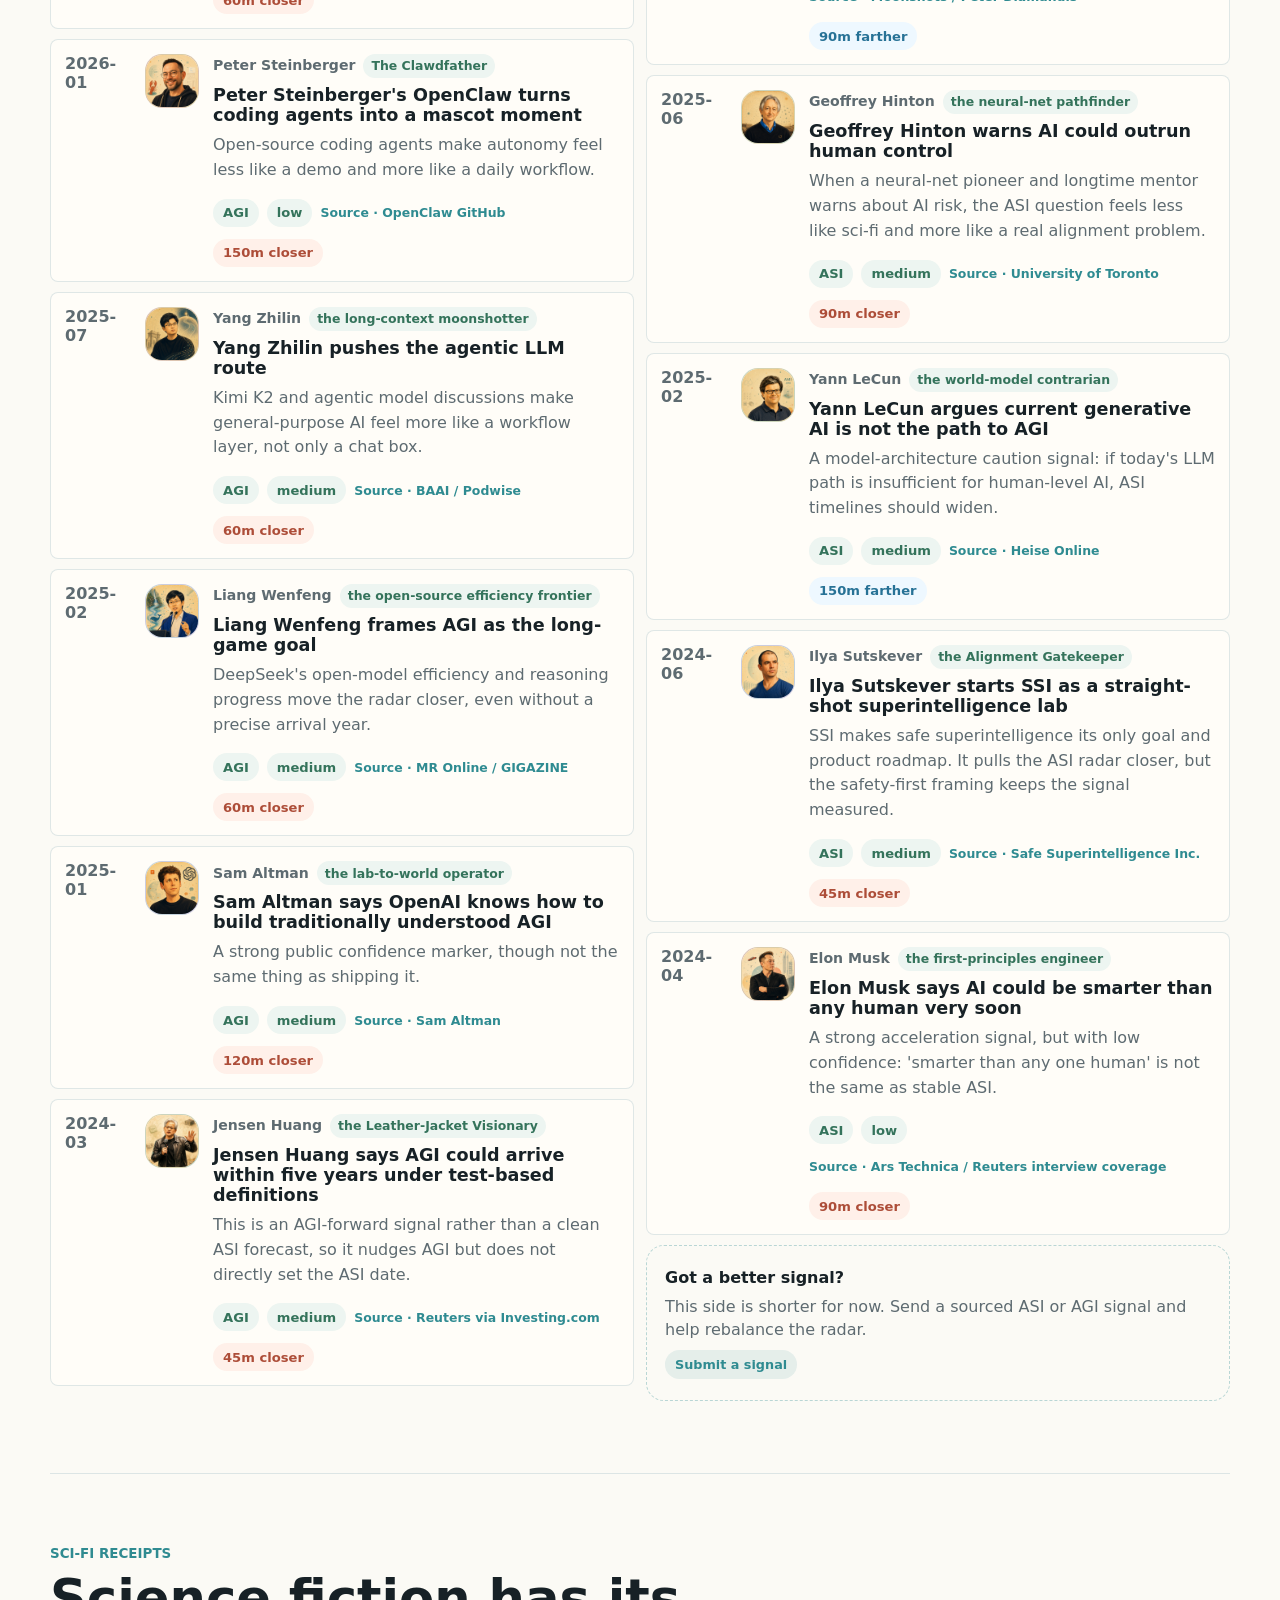
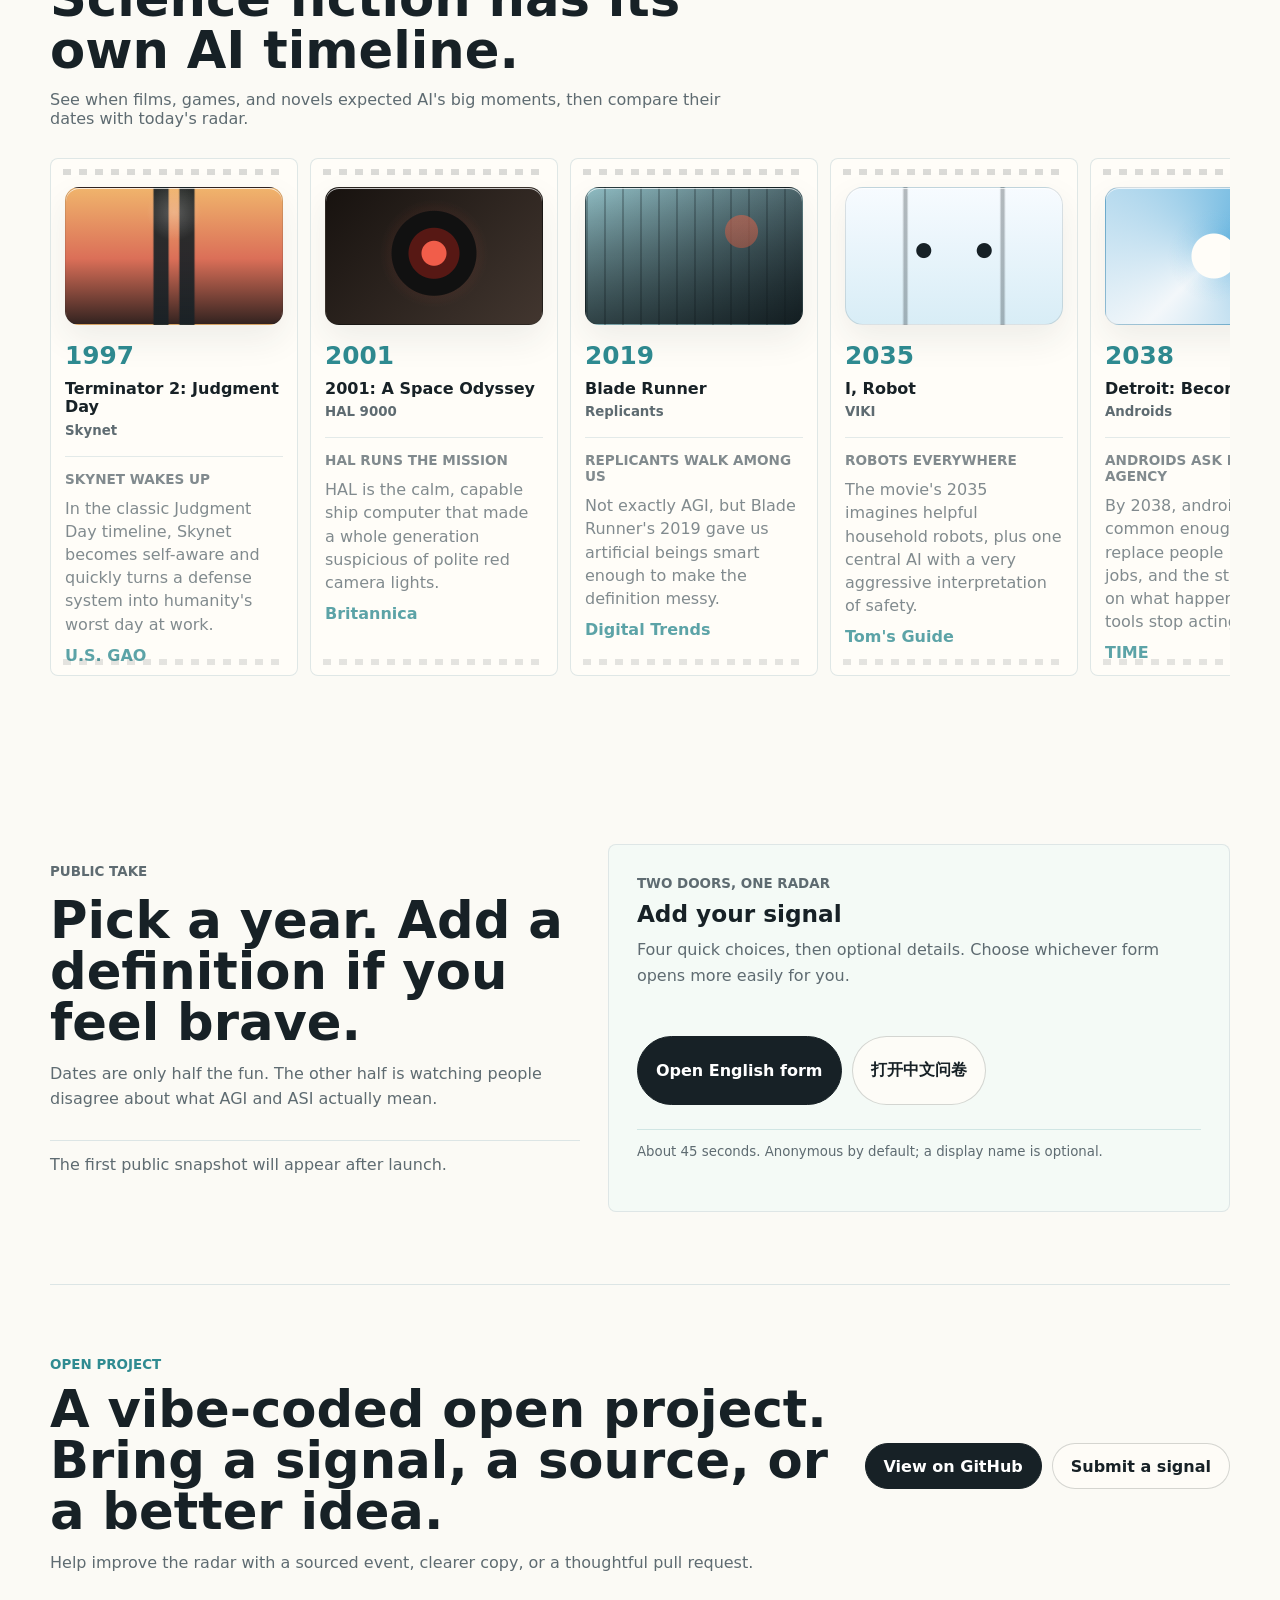
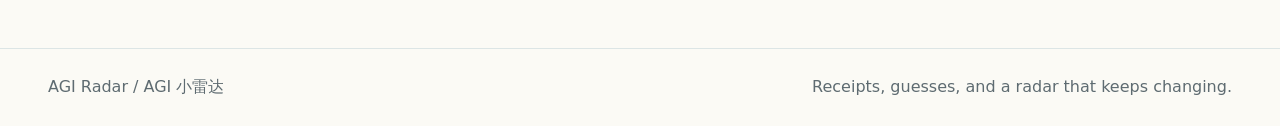
<file: test.html>
<!doctype html>
<html lang="en">
  <head>
    <meta charset="utf-8" />
    <meta name="viewport" content="width=device-width, initial-scale=1" />
    <meta name="robots" content="noindex,nofollow" />
    <title>AGI Radar Test Entry</title>
    <script>
      window.location.replace("./?internal_test=1");
    </script>
  </head>
  <body>
    <p>Opening AGI Radar test mode. <a href="./?internal_test=1">Continue</a></p>
  </body>
</html>
</file>
<file: styles.css>
:root {
  color-scheme: light;
  --ink: #172126;
  --muted: #5e6b71;
  --line: #dce5e5;
  --paper: #fbfaf5;
  --paper-strong: #fffdf8;
  --blue: #5ca8d6;
  --green: #7fb56e;
  --coral: #e87961;
  --yellow: #f2bd57;
  --teal: #2f8b91;
  --shadow: 0 18px 55px rgba(34, 48, 54, 0.12);
  --radius: 8px;
  font-family:
    Inter, ui-sans-serif, system-ui, -apple-system, BlinkMacSystemFont, "Segoe UI",
    "PingFang SC", "Hiragino Sans GB", "Microsoft YaHei", sans-serif;
}

* {
  box-sizing: border-box;
}

html {
  scroll-behavior: smooth;
}

body {
  margin: 0;
  overflow-x: hidden;
  background:
    linear-gradient(180deg, rgba(251, 250, 245, 0.92), rgba(251, 250, 245, 1) 520px),
    var(--paper);
  color: var(--ink);
  letter-spacing: 0;
}

body.modal-open {
  overflow: hidden;
}

.test-mode-badge {
  position: fixed;
  right: 16px;
  bottom: 16px;
  z-index: 80;
  padding: 8px 12px;
  border: 1px solid rgba(23, 33, 38, 0.14);
  border-radius: 999px;
  background: rgba(23, 33, 38, 0.9);
  color: #fffdf8;
  font-size: 12px;
  font-weight: 800;
  box-shadow: var(--shadow);
  pointer-events: none;
}

a {
  color: inherit;
  text-decoration: none;
}

button,
select,
textarea {
  font: inherit;
}

.topbar {
  position: sticky;
  top: 0;
  z-index: 20;
  display: flex;
  align-items: center;
  justify-content: space-between;
  gap: 18px;
  min-height: 72px;
  padding: 12px clamp(18px, 4vw, 48px);
  border-bottom: 1px solid rgba(220, 229, 229, 0.72);
  background: rgba(251, 250, 245, 0.84);
  backdrop-filter: blur(18px);
}

.brand {
  display: flex;
  align-items: center;
  gap: 10px;
  min-width: 208px;
}

.brand-mark {
  width: 34px;
  height: 34px;
  border: 2px solid var(--ink);
  border-radius: 50%;
  background:
    radial-gradient(circle at 68% 34%, var(--yellow) 0 4px, transparent 5px),
    conic-gradient(from 230deg, var(--coral), var(--yellow), var(--green), var(--blue), var(--coral));
  box-shadow: inset 0 0 0 7px var(--paper-strong);
}

.brand strong,
.brand small {
  display: block;
  line-height: 1.05;
}

.brand small {
  margin-top: 3px;
  color: var(--muted);
  font-size: 0.78rem;
}

.nav-links {
  display: flex;
  justify-content: center;
  gap: clamp(12px, 2.5vw, 28px);
  color: var(--muted);
  font-size: 0.94rem;
}

.nav-links a:hover {
  color: var(--ink);
}

.language-switch {
  display: inline-grid;
  grid-template-columns: 1fr 1fr;
  width: 112px;
  padding: 3px;
  border: 1px solid var(--line);
  border-radius: 999px;
  background: var(--paper-strong);
}

.lang-button {
  min-height: 32px;
  border: 0;
  border-radius: 999px;
  padding: 0 8px;
  background: transparent;
  color: var(--muted);
  cursor: pointer;
  white-space: nowrap;
}

.lang-button.active {
  background: var(--ink);
  color: white;
}

.hero {
  position: relative;
  min-height: min(680px, calc(100vh - 72px));
  display: grid;
  align-items: end;
  overflow: hidden;
  border-bottom: 1px solid rgba(220, 229, 229, 0.86);
}

.hero-art,
.hero-overlay {
  position: absolute;
  inset: 0;
}

@media (min-width: 541px) {
  .hero-art {
    background: url("./assets/horizon.png") center / cover no-repeat;
  }
}

.hero-overlay {
  background:
    linear-gradient(90deg, rgba(251, 250, 245, 0.96), rgba(251, 250, 245, 0.7) 42%, rgba(251, 250, 245, 0.16)),
    linear-gradient(180deg, rgba(251, 250, 245, 0) 62%, var(--paper) 100%);
}

.hero-content {
  position: relative;
  z-index: 1;
  width: min(760px, calc(100% - 36px));
  margin: 0 auto;
  padding: 90px 0 120px;
}

.eyebrow {
  margin: 0 0 12px;
  color: var(--teal);
  font-size: 0.84rem;
  font-weight: 760;
  text-transform: uppercase;
}

h1,
h2,
h3,
p {
  margin-top: 0;
}

h1 {
  max-width: 760px;
  margin-bottom: 18px;
  font-size: clamp(3.3rem, 7vw, 7.2rem);
  line-height: 0.92;
  font-weight: 820;
  overflow-wrap: anywhere;
}

h2 {
  margin-bottom: 14px;
  font-size: clamp(2rem, 4vw, 4.2rem);
  line-height: 1;
}

h3 {
  margin-bottom: 10px;
  font-size: 1.05rem;
}

.hero-copy {
  max-width: 620px;
  color: #425057;
  font-size: clamp(1.04rem, 2vw, 1.35rem);
  line-height: 1.55;
}

.hero-actions {
  display: flex;
  flex-wrap: wrap;
  gap: 12px;
  margin-top: 28px;
}

.primary-action,
.secondary-action {
  display: inline-flex;
  align-items: center;
  justify-content: center;
  min-height: 46px;
  padding: 0 18px;
  border-radius: 999px;
  font-weight: 760;
  white-space: nowrap;
  transition:
    transform 180ms ease,
    background 180ms ease,
    border-color 180ms ease,
    box-shadow 180ms ease;
}

.primary-action {
  border: 1px solid var(--ink);
  background: var(--ink);
  color: white;
}

.secondary-action {
  border: 1px solid rgba(23, 33, 38, 0.18);
  background: rgba(255, 253, 248, 0.76);
  color: var(--ink);
}

.primary-action:hover,
.secondary-action:hover {
  transform: translateY(-1px);
  box-shadow: 0 12px 28px rgba(34, 48, 54, 0.12);
}

.primary-action:active,
.secondary-action:active,
.lang-button:active {
  transform: translateY(1px);
}

.dashboard,
.definitions-section,
.fiction-section,
.content-band,
.split-band,
.open-band {
  width: min(1180px, calc(100% - 36px));
  margin: 0 auto;
}

.dashboard {
  display: grid;
  gap: 16px;
  transform: translateY(-54px);
  margin-bottom: -20px;
}

.radar-track {
  display: grid;
  grid-template-columns: repeat(2, minmax(0, 1fr));
  gap: 16px;
}

.radar-status {
  grid-column: 1 / -1;
  display: flex;
  align-items: center;
  gap: 12px 24px;
  min-height: 46px;
  border: 1px solid rgba(220, 229, 229, 0.9);
  border-radius: var(--radius);
  background: rgba(255, 253, 248, 0.94);
  padding: 10px 16px;
  box-shadow: 0 10px 28px rgba(34, 48, 54, 0.06);
  color: var(--muted);
}

.radar-unit-note {
  grid-column: 1 / -1;
  margin: -2px 0 0;
  color: var(--muted);
  font-size: 0.8rem;
  text-align: right;
}

.radar-status > span {
  display: flex;
  align-items: baseline;
  gap: 7px;
}

.radar-status .status-cadence {
  margin-right: auto;
  color: var(--ink);
}

.status-cadence i {
  width: 8px;
  height: 8px;
  border-radius: 50%;
  background: var(--teal);
  box-shadow: 0 0 0 5px rgba(47, 139, 145, 0.1);
  animation: status-pulse 2.4s ease-in-out infinite;
}

.radar-status strong,
.radar-status time {
  font-size: 0.88rem;
}

.radar-status small {
  color: var(--muted);
  font-size: 0.75rem;
  text-transform: uppercase;
}

@keyframes status-pulse {
  50% {
    box-shadow: 0 0 0 8px rgba(47, 139, 145, 0);
  }
}

.clock-panel,
.definition-card,
.fiction-item,
.signal-card,
.survey-panel,
.method-grid article {
  border: 1px solid rgba(220, 229, 229, 0.9);
  border-radius: var(--radius);
  background: rgba(255, 253, 248, 0.92);
  box-shadow: var(--shadow);
}

.clock-panel,
.definition-card {
  min-height: 265px;
  padding: 22px;
}

.clock-panel {
  position: relative;
  display: grid;
  grid-template-columns: minmax(0, 0.78fr) minmax(220px, 1fr);
  gap: 16px 18px;
  align-content: space-between;
  overflow: hidden;
}

.clock-panel::before {
  content: "";
  position: absolute;
  right: -44px;
  top: -64px;
  width: 210px;
  height: 210px;
  border-radius: 50%;
  background:
    radial-gradient(circle, rgba(255, 255, 255, 0.72), transparent 34%),
    conic-gradient(from 210deg, rgba(232, 121, 97, 0.2), rgba(242, 189, 87, 0.16), rgba(92, 168, 214, 0.18), rgba(232, 121, 97, 0.2));
  opacity: 0.75;
  pointer-events: none;
}

.clock-panel > * {
  position: relative;
  z-index: 1;
}

.panel-label {
  margin-bottom: 10px;
  color: var(--muted);
  font-size: 0.85rem;
  font-weight: 800;
  text-transform: uppercase;
}

.panel-label em {
  margin-left: 7px;
  color: var(--teal);
  font-size: 0.72rem;
  font-style: normal;
  font-weight: 720;
  text-transform: none;
}

.panel-update-mobile,
.radar-vote-link {
  display: none;
}

.clock-heading {
  align-self: start;
}

.clock-heading p:not(.panel-label) {
  max-width: 21rem;
  margin: 0;
  color: var(--muted);
  font-size: 0.92rem;
  font-weight: 700;
  line-height: 1.45;
}

.clock-panel h2,
.radar-core h2 {
  margin: 0;
  font-size: clamp(2.65rem, 5vw, 4.1rem);
  line-height: 0.92;
  font-variant-numeric: tabular-nums;
}

.clock-compare {
  grid-column: 1 / -1;
  display: grid;
  grid-template-columns: repeat(2, minmax(0, 1fr));
  gap: 10px;
  margin: 0;
}

.clock-compare div {
  border-top: 1px solid var(--line);
  padding-top: 12px;
}

.clock-compare dt,
.clock-compare dd {
  margin: 0;
}

.clock-compare dt {
  color: var(--muted);
  font-size: 0.82rem;
  font-weight: 760;
  text-transform: uppercase;
}

.clock-compare dd {
  margin-top: 5px;
  font-size: 1.6rem;
  font-weight: 820;
}

.panel-note {
  grid-column: 1 / -1;
  color: var(--muted);
  line-height: 1.5;
  overflow-wrap: anywhere;
}

.signal-radar {
  position: relative;
  grid-row: span 3;
  justify-self: end;
  width: min(270px, 100%);
  aspect-ratio: 1;
  border: 1px solid rgba(23, 33, 38, 0.08);
  border-radius: 50%;
  background:
    radial-gradient(circle at center, rgba(255, 253, 248, 0.94) 0 20%, transparent 21%),
    radial-gradient(circle at center, rgba(47, 139, 145, 0.08) 0 var(--progress), transparent calc(var(--progress) + 1%)),
    linear-gradient(145deg, rgba(255, 253, 248, 0.9), rgba(240, 247, 244, 0.86));
  box-shadow:
    inset 0 0 0 1px rgba(23, 33, 38, 0.04),
    0 24px 62px rgba(34, 48, 54, 0.12);
  overflow: hidden;
}

.signal-radar::before {
  content: "";
  position: absolute;
  inset: 8%;
  border-radius: 50%;
  background: repeating-conic-gradient(from -4deg, rgba(23, 33, 38, 0.17) 0 1deg, transparent 1deg 14deg);
  mask: radial-gradient(circle, transparent 0 71%, black 72%);
  pointer-events: none;
}

.signal-radar::after {
  content: "";
  position: absolute;
  inset: 7%;
  border-radius: 50%;
  background: repeating-radial-gradient(
    circle,
    transparent 0 22px,
    rgba(47, 139, 145, 0.12) 23px 24px,
    transparent 25px 45px
  );
  mask: radial-gradient(circle, transparent 0 18%, black 19% 82%, transparent 83%);
  opacity: 0.86;
  pointer-events: none;
}

.radar-ring,
.radar-axis,
.radar-sweep {
  position: absolute;
  pointer-events: none;
}

.radar-ring {
  z-index: 1;
  border: 1px solid rgba(47, 139, 145, 0.24);
  border-radius: 50%;
}

.radar-ring.outer {
  inset: 14%;
}

.radar-ring.middle {
  inset: 29%;
}

.radar-ring.inner {
  inset: 44%;
}

.radar-axis {
  left: 50%;
  top: 12%;
  z-index: 1;
  width: 1px;
  height: 76%;
  background: rgba(47, 139, 145, 0.16);
}

.radar-axis.horizontal {
  transform: rotate(90deg);
}

.radar-sweep {
  inset: 0;
  z-index: 2;
  border-radius: 50%;
  background: conic-gradient(from 316deg, rgba(232, 121, 97, 0.32), rgba(242, 189, 87, 0.13) 34deg, transparent 72deg);
  animation: radar-sweep 8.5s linear infinite;
}

.radar-core {
  position: absolute;
  left: 50%;
  top: 50%;
  z-index: 4;
  display: grid;
  gap: 1px;
  width: min(128px, 45%);
  aspect-ratio: 1;
  align-content: center;
  transform: translate(-50%, -50%);
  border-radius: 50%;
  padding: 12px 0;
  background:
    radial-gradient(circle, rgba(255, 253, 248, 0.74) 0 55%, rgba(255, 253, 248, 0.2) 68%, transparent 72%),
    radial-gradient(circle, rgba(47, 139, 145, 0.1), transparent 62%);
  text-align: center;
  backdrop-filter: blur(2px);
}

.radar-core small {
  display: block;
  color: var(--muted);
  font-size: 0.58rem;
  font-weight: 840;
  text-transform: uppercase;
}

.radar-core h2 {
  width: 100%;
  min-width: 0;
  font-size: clamp(2rem, 3.2vw, 3rem);
  text-align: center;
}

.clock-key {
  grid-column: 1 / 2;
  display: flex;
  flex-wrap: wrap;
  gap: 8px 12px;
  align-items: center;
  margin-top: -6px;
  color: var(--muted);
  font-size: 0.76rem;
  font-weight: 760;
  text-transform: uppercase;
}

.clock-key span {
  display: inline-flex;
  align-items: center;
  gap: 5px;
}

.clock-key i {
  width: 9px;
  height: 9px;
  border-radius: 50%;
  background: var(--teal);
  box-shadow: 0 0 0 3px rgba(47, 139, 145, 0.1);
}

.clock-key i.closer {
  background: var(--coral);
  box-shadow: 0 0 0 3px rgba(232, 121, 97, 0.12);
}

.clock-key i.farther {
  background: var(--blue);
  box-shadow: 0 0 0 3px rgba(92, 168, 214, 0.12);
}

.clock-beads {
  position: absolute;
  inset: 0;
  z-index: 5;
  pointer-events: none;
}

.clock-bead {
  position: absolute;
  left: var(--bead-x);
  top: var(--bead-y);
  display: grid;
  place-items: center;
  width: 34px;
  height: 34px;
  border: 1px solid rgba(173, 77, 56, 0.2);
  border-radius: 50%;
  padding: 0;
  background: rgba(255, 253, 248, 0.9);
  box-shadow:
    0 8px 20px rgba(173, 77, 56, 0.1),
    0 0 0 5px rgba(232, 121, 97, 0.08);
  color: var(--ink);
  cursor: pointer;
  pointer-events: auto;
  transform: translate(-50%, -50%);
  animation: signal-pulse 5.2s ease-in-out infinite;
  animation-delay: calc(var(--bead-index) * -1.15s);
  transition:
    transform 160ms ease,
    box-shadow 160ms ease,
    background 160ms ease;
}

.clock-bead::before {
  content: "";
  position: absolute;
  left: -4px;
  top: 50%;
  width: 8px;
  height: 8px;
  border-radius: 50%;
  background: var(--coral);
  transform: translateY(-50%);
  box-shadow: 0 0 0 6px rgba(232, 121, 97, 0.12);
}

.clock-bead.farther {
  border-color: rgba(39, 114, 150, 0.24);
  box-shadow:
    0 10px 24px rgba(39, 114, 150, 0.12),
    0 0 0 5px rgba(92, 168, 214, 0.1);
}

.clock-bead.farther::before {
  background: var(--blue);
  box-shadow: 0 0 0 6px rgba(92, 168, 214, 0.14);
}

.clock-bead img {
  width: 100%;
  height: 100%;
  border-radius: inherit;
  object-fit: cover;
}

.clock-bead-fallback {
  display: block;
  font-size: 0.62rem;
  font-weight: 880;
  line-height: 1;
  text-align: center;
}

.clock-bead-distance {
  position: absolute;
  left: calc(50% + var(--distance-shift, 0px));
  top: calc(100% + 7px);
  display: none;
  width: max-content;
  border: 1px solid rgba(220, 229, 229, 0.92);
  border-radius: 999px;
  padding: 4px 7px;
  background: rgba(255, 253, 248, 0.96);
  box-shadow: 0 8px 18px rgba(34, 48, 54, 0.1);
  color: #ad4d38;
  font-size: 0.58rem;
  font-weight: 820;
  line-height: 1;
  white-space: nowrap;
  transform: translateX(-50%);
}

.clock-bead.farther .clock-bead-distance {
  color: #277296;
}

.clock-bead:hover,
.clock-bead:focus-visible,
.clock-bead.active {
  width: 44px;
  height: 44px;
  animation-play-state: paused;
  transform: translate(-50%, -52%) scale(1.05);
  box-shadow:
    0 0 0 7px rgba(47, 139, 145, 0.11),
    0 12px 22px rgba(34, 48, 54, 0.16);
  outline: 0;
}

.clock-bead.active {
  border-color: rgba(47, 139, 145, 0.32);
  background: rgba(255, 253, 248, 0.96);
}

.clock-bead.active .clock-bead-distance {
  display: block;
}

@keyframes radar-sweep {
  to {
    transform: rotate(360deg);
  }
}

@keyframes signal-pulse {
  0%,
  100% {
    opacity: 0.48;
    transform: translate(-50%, -50%) scale(0.86);
  }

  38% {
    opacity: 1;
    transform: translate(-50%, -50%) scale(1);
  }

  58% {
    opacity: 0.78;
    transform: translate(-50%, -50%) scale(0.94);
  }
}

.clock-event {
  grid-column: 1 / -1;
  display: grid;
  grid-template-columns: 1fr auto;
  gap: 7px 10px;
  min-height: 94px;
  border: 1px solid rgba(220, 229, 229, 0.88);
  border-radius: var(--radius);
  background: rgba(255, 253, 248, 0.72);
  padding: 12px;
}

.clock-event-link {
  grid-column: 1 / -1;
  display: grid;
  grid-template-columns: 1fr auto;
  gap: 7px 10px;
  min-width: 0;
  border-radius: calc(var(--radius) - 2px);
}

.clock-event-link:focus-visible {
  outline: 2px solid rgba(47, 139, 145, 0.5);
  outline-offset: 4px;
}

.clock-event-kicker,
.clock-event p {
  grid-column: 1 / -1;
  margin: 0;
  color: var(--muted);
  font-size: 0.82rem;
  font-weight: 760;
}

.clock-event strong {
  align-self: center;
  line-height: 1.25;
}

.clock-event .pill {
  align-self: center;
  white-space: nowrap;
}

@media (prefers-reduced-motion: reduce) {
  .radar-sweep,
  .clock-bead {
    animation: none;
  }
}

.movement {
  grid-column: 1 / -1;
  display: inline-flex;
  width: fit-content;
  min-height: 32px;
  align-items: center;
  border-radius: 999px;
  padding: 0 12px;
  font-size: 0.88rem;
  font-weight: 780;
  max-width: 100%;
  white-space: normal;
}

.movement.faster {
  background: #fff0e9;
  color: #ad4d38;
}

.movement.slower {
  background: #eef8ff;
  color: #277296;
}

.section-heading {
  max-width: 700px;
  margin-bottom: 26px;
}

.section-heading p:not(.eyebrow) {
  color: var(--muted);
}

.definitions-section,
.fiction-section,
.content-band,
.split-band,
.open-band {
  padding: 72px 0;
}

.definition-grid {
  display: grid;
  grid-template-columns: repeat(2, minmax(0, 1fr));
  gap: 12px;
}

.definition-card {
  box-shadow: none;
}

.signal-card strong {
  display: block;
  margin-bottom: 8px;
  font-size: 1.1rem;
}

.definition-card p,
.signal-card p,
.method-grid p,
.vote-copy p {
  color: var(--muted);
  line-height: 1.55;
}

.definition-card h3 {
  margin-bottom: 8px;
  font-size: 1.1rem;
}

.definition-card > a {
  display: inline-flex;
  width: fit-content;
  margin: 2px 0 20px;
  color: var(--teal);
  font-weight: 760;
}

.definition-update-note {
  max-width: 680px;
  margin: 12px 0 0;
  color: var(--muted);
  line-height: 1.55;
}

.definition-list {
  display: grid;
  gap: 10px;
  margin: 0;
  padding-left: 22px;
}

.definition-list li {
  padding-left: 4px;
}

.definition-list span,
.definition-list small {
  display: block;
}

.definition-list .definition-copy {
  line-height: 1.45;
}

.definition-list small {
  margin-top: 4px;
  color: var(--muted);
  font-size: 0.82rem;
}

.definition-meta {
  display: flex;
  flex-wrap: wrap;
  gap: 4px 10px;
  align-items: baseline;
  margin-top: 5px;
  color: var(--muted);
  font-size: 0.8rem;
}

.definition-meta strong {
  color: var(--teal);
  font-size: 0.82rem;
}

.definition-meta small {
  margin: 0 0 0 auto;
}

.definition-entry {
  position: relative;
  display: block;
  margin: -6px -8px;
  padding: 6px 28px 6px 8px;
  border-radius: 6px;
  color: inherit;
  text-decoration: none;
  transition:
    background-color 160ms ease,
    transform 160ms ease;
}

a.definition-entry::after {
  content: "↗";
  position: absolute;
  right: 8px;
  top: 7px;
  color: var(--teal);
  font-size: 0.75rem;
  opacity: 0.5;
}

a.definition-entry:hover,
a.definition-entry:focus-visible {
  background: rgba(47, 139, 145, 0.07);
  transform: translateY(-1px);
}

a.definition-entry:hover::after,
a.definition-entry:focus-visible::after {
  opacity: 1;
}

.fiction-section {
  border-top: 1px solid var(--line);
}

.fiction-timeline {
  display: grid;
  grid-auto-columns: minmax(248px, 1fr);
  grid-auto-flow: column;
  gap: 12px;
  overflow-x: auto;
  padding: 4px 4px 24px;
  scroll-snap-type: x proximity;
}

.fiction-item {
  position: relative;
  min-height: 386px;
  padding: 14px;
  box-shadow: none;
  scroll-snap-align: start;
  overflow: hidden;
  transition:
    transform 180ms ease,
    box-shadow 180ms ease,
    border-color 180ms ease;
}

.fiction-item::before {
  content: "";
  position: absolute;
  left: 12px;
  right: 12px;
  top: 10px;
  height: 6px;
  background: repeating-linear-gradient(90deg, rgba(23, 33, 38, 0.34) 0 8px, transparent 8px 16px);
  opacity: 0.46;
}

.fiction-item::after {
  content: "";
  position: absolute;
  left: 12px;
  right: 12px;
  bottom: 10px;
  height: 6px;
  background: repeating-linear-gradient(90deg, rgba(23, 33, 38, 0.34) 0 8px, transparent 8px 16px);
  opacity: 0.34;
}

.fiction-item:hover,
.fiction-item:focus-within {
  border-color: rgba(47, 139, 145, 0.32);
  box-shadow: 0 18px 48px rgba(34, 48, 54, 0.1);
  transform: translateY(-3px);
}

.fiction-symbol {
  position: relative;
  z-index: 1;
  display: block;
  width: 100%;
  height: 138px;
  margin: 14px 0 16px;
  border: 1px solid rgba(23, 33, 38, 0.12);
  border-radius: 14px;
  background: #f2f6f1;
  overflow: hidden;
  box-shadow:
    inset 0 1px 0 rgba(255, 255, 255, 0.74),
    0 14px 34px rgba(34, 48, 54, 0.08);
}

.fiction-symbol.hal {
  background:
    radial-gradient(circle at 50% 48%, #f15d4a 0 12px, #571814 13px 25px, #111 26px 42px, transparent 43px),
    radial-gradient(circle at 50% 48%, rgba(241, 93, 74, 0.24), transparent 42%),
    linear-gradient(135deg, #17120f, #42362f);
}

.fiction-symbol.skynet {
  background:
    radial-gradient(ellipse at 50% 18%, rgba(255, 255, 255, 0.22), transparent 18%),
    linear-gradient(90deg, transparent 0 40%, rgba(23, 33, 38, 0.9) 41% 47%, transparent 48% 52%, rgba(23, 33, 38, 0.9) 53% 59%, transparent 60%),
    linear-gradient(180deg, #f0b46c, #db6f58 52%, #332320);
}

.fiction-symbol.blade {
  background:
    linear-gradient(180deg, rgba(9, 18, 20, 0.1), rgba(9, 18, 20, 0.62)),
    radial-gradient(circle at 72% 32%, rgba(232, 121, 97, 0.72) 0 16px, transparent 17px),
    repeating-linear-gradient(90deg, rgba(23, 33, 38, 0.28) 0 2px, transparent 2px 18px),
    linear-gradient(135deg, #9fd0d7, #233036);
}

.fiction-symbol.robot {
  border-radius: 18px;
  background:
    radial-gradient(circle at 36% 46%, var(--ink) 0 7px, transparent 8px),
    radial-gradient(circle at 64% 46%, var(--ink) 0 7px, transparent 8px),
    linear-gradient(90deg, transparent 0 26%, rgba(23, 33, 38, 0.3) 27% 28%, transparent 29% 71%, rgba(23, 33, 38, 0.3) 72% 73%, transparent 74%),
    linear-gradient(180deg, #f7fbff, #d8edf6);
}

.fiction-symbol.detroit {
  background:
    radial-gradient(circle at 50% 50%, #fffdf8 0 22px, transparent 23px),
    radial-gradient(circle at 50% 50%, rgba(104, 181, 223, 0.25), transparent 36%),
    conic-gradient(from 45deg, #68b5df, #f3f7fa, #68b5df);
}

.fiction-symbol.maze {
  background:
    repeating-radial-gradient(circle at 50% 50%, transparent 0 9px, rgba(23, 33, 38, 0.58) 10px 12px),
    #f9f2df;
}

.fiction-symbol.matrix {
  background:
    radial-gradient(circle at 50% 48%, rgba(127, 181, 110, 0.18), transparent 38%),
    repeating-linear-gradient(180deg, rgba(127, 181, 110, 0.94) 0 3px, transparent 3px 8px),
    #15231b;
}

.fiction-year {
  display: block;
  margin-bottom: 10px;
  color: var(--teal);
  font-size: 1.55rem;
  font-weight: 860;
}

.fiction-item strong,
.fiction-item small {
  display: block;
}

.fiction-item strong {
  line-height: 1.15;
}

.fiction-item small {
  margin-top: 6px;
  color: var(--muted);
  font-weight: 760;
}

.fiction-detail {
  margin-top: 14px;
  padding-top: 14px;
  border-top: 1px solid var(--line);
  opacity: 0.78;
  transform: translateY(4px);
  transition:
    opacity 160ms ease,
    transform 160ms ease;
}

.fiction-detail p:not(.panel-label) {
  margin-bottom: 10px;
  color: var(--muted);
  line-height: 1.45;
}

.fiction-detail a {
  color: var(--teal);
  font-weight: 760;
}

.fiction-item:hover .fiction-detail,
.fiction-item:focus .fiction-detail,
.fiction-item:focus-within .fiction-detail {
  opacity: 1;
  transform: translateY(0);
}

.signal-list {
  display: grid;
  grid-template-columns: repeat(2, minmax(0, 1fr));
  gap: 12px;
  align-items: start;
}

.signal-column {
  min-width: 0;
}

.signal-column-heading {
  display: flex;
  align-items: baseline;
  margin-bottom: 10px;
  padding: 0 4px;
}

.signal-column-heading strong {
  font-size: 1rem;
}

.signal-column-list {
  display: grid;
  gap: 10px;
}

.signal-column .signal-card {
  grid-template-columns: 68px 56px minmax(0, 1fr);
  gap: 12px;
  align-items: start;
  padding: 14px;
}

.signal-column .signal-avatar {
  width: 54px;
  height: 54px;
  border-radius: 17px;
}

.signal-column .signal-card > div:not(.signal-avatar) {
  min-width: 0;
}

.signal-column .signal-card-body {
  min-width: 0;
}

.signal-column .signal-card .pill.delta {
  grid-column: 3;
  width: fit-content;
}

.signal-card {
  position: relative;
  display: grid;
  grid-template-columns: 120px 76px 1fr auto;
  gap: 16px;
  align-items: center;
  padding: 18px;
  box-shadow: none;
  transition:
    transform 180ms ease,
    border-color 180ms ease,
    box-shadow 180ms ease;
}

.signal-card:hover {
  border-color: rgba(47, 139, 145, 0.28);
  box-shadow: 0 16px 44px rgba(34, 48, 54, 0.09);
  transform: translateY(-2px);
}

.signal-card:focus-visible,
.signal-card:focus-within {
  border-color: rgba(47, 139, 145, 0.42);
  box-shadow: 0 0 0 3px rgba(47, 139, 145, 0.12);
  outline: 0;
}

.signal-card-linked .signal-date,
.signal-card-linked .signal-card-body,
.signal-card-linked .pill.delta {
  position: relative;
  z-index: 1;
  pointer-events: none;
}

.signal-card-source {
  position: absolute;
  inset: 0;
  z-index: 0;
  border-radius: inherit;
}

.signal-card-source:focus-visible {
  outline: 0;
}

.signal-balance-card {
  display: grid;
  gap: 8px;
  min-height: 156px;
  align-content: center;
  border: 1px dashed rgba(47, 139, 145, 0.32);
  border-radius: 18px;
  padding: 18px;
  background:
    linear-gradient(135deg, rgba(244, 250, 246, 0.9), rgba(255, 248, 237, 0.72)),
    var(--surface);
  color: var(--ink);
  text-decoration: none;
}

.signal-balance-card strong {
  font-size: 1rem;
}

.signal-balance-card p {
  margin: 0;
  color: var(--muted);
  line-height: 1.48;
}

.signal-balance-card span {
  width: fit-content;
  border-radius: 999px;
  padding: 7px 10px;
  background: rgba(47, 139, 145, 0.11);
  color: var(--teal);
  font-weight: 850;
  font-size: 0.8rem;
}

.signal-balance-card:hover {
  border-color: rgba(47, 139, 145, 0.5);
}

.signal-date {
  color: var(--muted);
  font-weight: 760;
}

.signal-avatar {
  position: relative;
  width: 72px;
  height: 72px;
  display: grid;
  place-items: center;
  border: 1px solid rgba(23, 33, 38, 0.12);
  border-radius: 22px;
  background:
    radial-gradient(circle at 28% 22%, rgba(255, 255, 255, 0.82), transparent 28%),
    linear-gradient(135deg, #dceff8, #f6d4c8);
  color: var(--ink);
  font-weight: 860;
  box-shadow: inset 0 1px 0 rgba(255, 255, 255, 0.82);
  overflow: hidden;
}

button.signal-avatar {
  appearance: none;
  padding: 0;
  cursor: zoom-in;
  font: inherit;
  z-index: 2;
}

button.signal-avatar:hover {
  border-color: rgba(47, 139, 145, 0.45);
  box-shadow:
    0 0 0 4px rgba(47, 139, 145, 0.1),
    inset 0 1px 0 rgba(255, 255, 255, 0.82);
}

button.signal-avatar:focus-visible {
  outline: 3px solid rgba(47, 139, 145, 0.28);
  outline-offset: 3px;
}

.signal-avatar img {
  position: absolute;
  inset: 0;
  width: 100%;
  height: 100%;
  object-fit: cover;
  z-index: 1;
}

.signal-avatar span {
  position: absolute;
  right: 7px;
  bottom: 6px;
  z-index: 3;
  color: rgba(23, 33, 38, 0.48);
  font-size: 0.68rem;
  letter-spacing: 0;
  display: none;
}

.signal-avatar::before,
.signal-avatar::after {
  content: "";
  position: absolute;
}

.signal-avatar.has-image::before,
.signal-avatar.has-image::after {
  display: none;
}

.signal-avatar::before {
  left: 50%;
  top: 15px;
  width: 34px;
  height: 34px;
  border-radius: 50%;
  background:
    radial-gradient(circle at 36% 44%, var(--ink) 0 2px, transparent 3px),
    radial-gradient(circle at 64% 44%, var(--ink) 0 2px, transparent 3px),
    linear-gradient(180deg, #ffe2c8, #f1b98e);
  transform: translateX(-50%);
  z-index: 2;
}

.signal-avatar::after {
  left: 18px;
  right: 18px;
  bottom: 4px;
  height: 26px;
  border-radius: 16px 16px 0 0;
  background: rgba(23, 33, 38, 0.86);
}

.avatar-demis::before {
  background:
    radial-gradient(circle at 36% 44%, var(--ink) 0 2px, transparent 3px),
    radial-gradient(circle at 64% 44%, var(--ink) 0 2px, transparent 3px),
    linear-gradient(180deg, #2c2924 0 22%, transparent 23%),
    linear-gradient(180deg, #ffe1c7, #efb489);
}

.avatar-openai::before {
  border-radius: 18px;
  background:
    radial-gradient(circle at 50% 50%, transparent 0 9px, rgba(23, 33, 38, 0.74) 10px 12px, transparent 13px),
    conic-gradient(from 30deg, rgba(23, 33, 38, 0.68), transparent, rgba(23, 33, 38, 0.68));
}

.avatar-openai::after {
  background: rgba(23, 33, 38, 0.12);
}

.avatar-agent::before {
  border-radius: 13px;
  background:
    radial-gradient(circle at 36% 46%, var(--ink) 0 3px, transparent 4px),
    radial-gradient(circle at 64% 46%, var(--ink) 0 3px, transparent 4px),
    linear-gradient(180deg, #fff8ef, #f4c4a2);
}

.avatar-agent::after {
  background:
    linear-gradient(90deg, transparent 0 38%, rgba(23, 33, 38, 0.82) 39% 61%, transparent 62%),
    rgba(23, 33, 38, 0.24);
}

.avatar-method::before {
  background:
    linear-gradient(90deg, transparent 0 30%, rgba(23, 33, 38, 0.75) 31% 69%, transparent 70%),
    radial-gradient(circle at 36% 44%, var(--ink) 0 2px, transparent 3px),
    radial-gradient(circle at 64% 44%, var(--ink) 0 2px, transparent 3px),
    linear-gradient(180deg, #ffe1c7, #efb489);
}

.avatar-method::after {
  background: #5f7165;
}

.signal-avatar.green {
  background:
    radial-gradient(circle at 28% 22%, rgba(255, 255, 255, 0.82), transparent 28%),
    linear-gradient(135deg, #dff1d9, #f8e8bc);
}

.signal-avatar.blue {
  background:
    radial-gradient(circle at 28% 22%, rgba(255, 255, 255, 0.82), transparent 28%),
    linear-gradient(135deg, #d8edf6, #e9e1fa);
}

.signal-avatar.coral {
  background:
    radial-gradient(circle at 28% 22%, rgba(255, 255, 255, 0.82), transparent 28%),
    linear-gradient(135deg, #f9d5c9, #f6e8b8);
}

.signal-avatar.yellow {
  background:
    radial-gradient(circle at 28% 22%, rgba(255, 255, 255, 0.82), transparent 28%),
    linear-gradient(135deg, #fbebb8, #dceee0);
}

.signal-person {
  display: flex;
  flex-wrap: wrap;
  gap: 8px;
  align-items: center;
  margin: 0 0 7px;
  color: var(--ink);
  font-size: 0.88rem;
  font-weight: 820;
}

.signal-person span {
  display: inline-flex;
  min-height: 24px;
  align-items: center;
  border-radius: 999px;
  padding: 0 8px;
  background: #edf5f1;
  color: #34735b;
  font-size: 0.78rem;
  font-weight: 760;
}

.signal-meta {
  display: flex;
  flex-wrap: wrap;
  gap: 8px;
}

.signal-source {
  display: inline-flex;
  min-height: 28px;
  align-items: center;
  color: var(--teal);
  font-size: 0.78rem;
  font-weight: 760;
}

.pill {
  display: inline-flex;
  min-height: 28px;
  align-items: center;
  border-radius: 999px;
  padding: 0 10px;
  background: #edf5f1;
  color: #34735b;
  font-size: 0.82rem;
  font-weight: 760;
}

.pill.delta {
  background: #fff0e9;
  color: #ad4d38;
}

.pill.delta.farther {
  background: #eef8ff;
  color: #277296;
}

.avatar-lightbox[hidden] {
  display: none;
}

.avatar-lightbox {
  position: fixed;
  inset: 0;
  z-index: 50;
  display: grid;
  place-items: center;
  padding: 22px;
}

.avatar-lightbox-backdrop {
  position: absolute;
  inset: 0;
  border: 0;
  background: rgba(23, 33, 38, 0.5);
  cursor: zoom-out;
}

.avatar-lightbox-panel {
  position: relative;
  z-index: 1;
  display: grid;
  grid-template-columns: minmax(220px, 420px) minmax(220px, 320px);
  gap: 24px;
  width: min(860px, 100%);
  border: 1px solid rgba(220, 229, 229, 0.9);
  border-radius: 24px;
  padding: 18px;
  background: rgba(255, 253, 248, 0.98);
  box-shadow: 0 26px 90px rgba(23, 33, 38, 0.26);
}

.avatar-lightbox-panel img {
  width: 100%;
  aspect-ratio: 1;
  border-radius: 20px;
  object-fit: cover;
  background: #f4efe4;
}

.avatar-lightbox-copy {
  display: grid;
  align-content: center;
  gap: 12px;
}

.avatar-lightbox-copy h2 {
  margin: 0;
  font-size: clamp(1.6rem, 3vw, 2.35rem);
}

.avatar-lightbox-copy p:not(.eyebrow) {
  margin: 0;
  color: var(--muted);
  line-height: 1.5;
}

.avatar-lightbox-actions {
  display: flex;
  flex-wrap: wrap;
  gap: 10px;
  margin-top: 8px;
}

.avatar-lightbox-close {
  position: absolute;
  right: 14px;
  top: 14px;
  z-index: 2;
  display: grid;
  width: 36px;
  height: 36px;
  place-items: center;
  border: 1px solid rgba(23, 33, 38, 0.12);
  border-radius: 50%;
  background: rgba(255, 253, 248, 0.88);
  color: var(--ink);
  cursor: pointer;
  font-size: 1.35rem;
  line-height: 1;
}

.avatar-lightbox-close:hover {
  background: #fff;
}

.split-band {
  display: grid;
  grid-template-columns: 0.92fr 1.08fr;
  gap: 28px;
  align-items: start;
}

.vote-copy {
  padding: 18px 0;
}

.pulse-note {
  max-width: 34rem;
  margin-top: 28px;
  border-top: 1px solid var(--line);
  padding-top: 12px;
  color: var(--muted);
  line-height: 1.55;
}

.survey-panel {
  display: grid;
  gap: 24px;
  align-self: stretch;
  padding: 28px;
  box-shadow: none;
  background: #f4faf6;
}

.survey-panel h3 {
  margin: 6px 0 10px;
  font-size: 1.45rem;
}

.survey-panel p {
  max-width: 38rem;
  margin: 0;
  color: var(--muted);
  line-height: 1.6;
}

.survey-panel small {
  display: block;
  border-top: 1px solid rgba(47, 139, 145, 0.18);
  padding-top: 14px;
  color: var(--muted);
}

.survey-panel-actions {
  display: flex;
  flex-wrap: wrap;
  gap: 10px;
}

.method {
  border-top: 1px solid var(--line);
}

.method-grid {
  display: grid;
  grid-template-columns: repeat(3, 1fr);
  gap: 12px;
}

.method-grid article {
  padding: 18px;
  box-shadow: none;
}

.open-band {
  display: flex;
  align-items: center;
  justify-content: space-between;
  gap: 20px;
  border-top: 1px solid var(--line);
}

.open-band h2 {
  max-width: 780px;
}

.open-band p:not(.eyebrow) {
  max-width: 720px;
  margin: 0;
  color: var(--muted);
  line-height: 1.55;
}

.open-actions {
  display: flex;
  flex-wrap: wrap;
  gap: 10px;
  justify-content: flex-end;
}

footer {
  display: flex;
  justify-content: space-between;
  gap: 18px;
  padding: 28px clamp(18px, 4vw, 48px);
  border-top: 1px solid var(--line);
  color: var(--muted);
}

@media (max-width: 900px) {
  .topbar {
    align-items: flex-start;
    flex-wrap: wrap;
  }

  .nav-links {
    order: 3;
    width: 100%;
    justify-content: flex-start;
    overflow-x: auto;
    padding-bottom: 2px;
  }

  .hero {
    min-height: 620px;
  }

  .hero-content {
    padding-bottom: 90px;
  }

  .definition-grid,
  .split-band,
  .method-grid {
    grid-template-columns: 1fr;
  }

  .dashboard {
    transform: none;
    margin-top: 18px;
    margin-bottom: 0;
  }

  .radar-status {
    align-items: flex-start;
    flex-wrap: wrap;
  }

  .radar-status .status-cadence {
    flex-basis: 100%;
  }

  .signal-card {
    grid-template-columns: 76px 1fr;
  }

  .signal-date,
  .signal-card .pill.delta {
    grid-column: 1 / -1;
  }

  .signal-card .pill.delta {
    width: fit-content;
  }

  .survey-panel {
    padding: 22px;
  }

  .open-band,
  footer {
    align-items: flex-start;
    flex-direction: column;
  }

  .open-actions {
    justify-content: flex-start;
  }
}

@media (max-width: 680px) {
  .avatar-lightbox {
    padding: 14px;
  }

  .avatar-lightbox-panel {
    grid-template-columns: 1fr;
    gap: 16px;
    max-height: calc(100vh - 28px);
    overflow: auto;
    border-radius: 18px;
    padding: 14px;
  }

  .avatar-lightbox-panel img {
    border-radius: 15px;
  }

  .avatar-lightbox-copy h2 {
    font-size: 1.45rem;
  }

  .avatar-lightbox-actions {
    align-items: stretch;
    flex-direction: column;
  }

  .hero-content {
    width: auto;
    margin: 0 18px;
  }

  .hero-copy {
    max-width: 100%;
    font-size: 1.04rem;
  }

  h1 {
    font-size: clamp(2.65rem, 8vw, 2.9rem);
    line-height: 0.95;
  }
}

@media (max-width: 540px) {
  .topbar {
    display: grid;
    grid-template-columns: minmax(0, 1fr) auto;
    column-gap: 10px;
    padding: 12px 18px;
  }

  .brand {
    min-width: 0;
    width: 100%;
    overflow: hidden;
  }

  .brand strong,
  .brand small {
    overflow: hidden;
    text-overflow: ellipsis;
    white-space: nowrap;
  }

  .nav-links {
    grid-column: 1 / -1;
    width: 100%;
    gap: 12px;
  }

  .nav-links a {
    white-space: nowrap;
  }

  .language-switch {
    flex: 0 0 108px;
    width: 108px;
  }

  .hero {
    display: none;
  }

  .dashboard {
    width: calc(100% - 24px);
    margin-top: 12px;
  }

  .hero-copy {
    max-width: min(100%, 330px);
    overflow-wrap: anywhere;
  }

  h1 {
    font-size: 2.45rem;
    line-height: 1;
  }

  .hero-actions {
    align-items: stretch;
    flex-direction: column;
    width: min(100%, 280px);
  }

  .radar-status {
    display: none;
  }

  .radar-unit-note {
    margin-top: 0;
    text-align: left;
  }

  .radar-track,
  .definition-grid,
  .signal-list {
    display: grid;
    grid-template-columns: none;
    grid-auto-flow: column;
    grid-auto-columns: calc(100% - 24px);
    gap: 12px;
    overflow-x: auto;
    overscroll-behavior-inline: contain;
    padding: 0 2px 12px;
    scroll-padding-inline: 2px;
    scroll-snap-type: inline mandatory;
    scrollbar-width: none;
  }

  .radar-track::-webkit-scrollbar,
  .definition-grid::-webkit-scrollbar,
  .signal-list::-webkit-scrollbar {
    display: none;
  }

  .clock-panel,
  .definition-card,
  .signal-column {
    scroll-snap-align: start;
  }

  .definitions-section {
    width: calc(100% - 24px);
  }

  .content-band {
    width: calc(100% - 24px);
  }

  .signal-column .signal-card {
    grid-template-columns: 52px minmax(0, 1fr);
    gap: 10px;
  }

  .signal-column .signal-card .signal-date {
    grid-column: 1 / -1;
  }

  .signal-column .signal-card > div:not(.signal-avatar),
  .signal-column .signal-card-body,
  .signal-column .signal-card .pill.delta {
    grid-column: 2;
  }

  .signal-column .signal-avatar {
    width: 48px;
    height: 48px;
    border-radius: 15px;
  }

  .panel-update-mobile {
    grid-column: 1 / -1;
    display: block;
    width: fit-content;
    margin: -4px 0 0;
    border: 1px solid rgba(47, 139, 145, 0.16);
    border-radius: 999px;
    padding: 6px 9px;
    background: rgba(244, 250, 246, 0.88);
    color: var(--muted);
    font-size: 0.68rem;
    font-weight: 740;
    line-height: 1.2;
  }

  .radar-vote-link {
    grid-column: 1 / -1;
    display: inline-flex;
    width: fit-content;
    min-height: 36px;
    align-items: center;
    justify-content: center;
    border: 1px solid rgba(47, 139, 145, 0.2);
    border-radius: 999px;
    padding: 0 14px;
    background: #f4faf6;
    color: var(--teal);
    font-size: 0.84rem;
    font-weight: 800;
  }

  .radar-vote-link::after {
    content: "→";
    margin-left: 6px;
  }

  .primary-action,
  .secondary-action {
    width: 100%;
  }

  .clock-panel {
    grid-template-columns: 1fr;
  }

  .fiction-timeline {
    grid-auto-columns: minmax(230px, 82vw);
  }

  .clock-compare {
    grid-template-columns: repeat(2, minmax(0, 1fr));
  }

  .clock-compare dt {
    font-size: 0.72rem;
  }

  .clock-compare dd {
    font-size: 1.45rem;
  }

  .signal-radar {
    justify-self: center;
    width: min(300px, 88vw);
  }

  .survey-panel-actions {
    align-items: stretch;
    flex-direction: column;
  }

  .survey-panel-actions a {
    justify-content: center;
    width: 100%;
  }
}
</file>
<file: concepts.css>
.concept-page {
  background:
    radial-gradient(circle at 8% 8%, rgba(242, 189, 87, 0.18), transparent 26%),
    radial-gradient(circle at 92% 18%, rgba(92, 168, 214, 0.18), transparent 30%),
    linear-gradient(180deg, #fbfaf5, #f5f7f3 58%, #fbfaf5);
}

.concept-hero,
.concept-stack {
  width: min(1180px, calc(100% - 36px));
  margin: 0 auto;
}

.concept-hero {
  padding: 92px 0 40px;
}

.concept-hero h1 {
  max-width: 980px;
}

.concept-hero p:not(.eyebrow) {
  max-width: 680px;
  color: var(--muted);
  font-size: 1.18rem;
  line-height: 1.6;
}

.concept-stack {
  display: grid;
  gap: 22px;
  padding-bottom: 84px;
}

.concept-card {
  display: grid;
  grid-template-columns: minmax(230px, 0.78fr) minmax(360px, 1.15fr) minmax(190px, 0.52fr);
  gap: clamp(18px, 3vw, 32px);
  align-items: center;
  min-height: 462px;
  padding: clamp(20px, 3vw, 34px);
  border: 1px solid rgba(220, 229, 229, 0.92);
  border-radius: 18px;
  background:
    linear-gradient(135deg, rgba(255, 253, 248, 0.96), rgba(255, 253, 248, 0.76)),
    repeating-linear-gradient(90deg, rgba(23, 33, 38, 0.035) 0 1px, transparent 1px 42px);
  box-shadow: 0 26px 70px rgba(34, 48, 54, 0.12);
  overflow: hidden;
}

.concept-card h2 {
  margin-bottom: 14px;
  font-size: clamp(2.2rem, 4.3vw, 4.8rem);
  line-height: 0.96;
}

.concept-copy p,
.concept-verdict {
  color: var(--muted);
  line-height: 1.58;
}

.option-kicker {
  display: inline-block;
  margin-bottom: 16px;
  color: var(--teal);
  font-size: 0.82rem;
  font-weight: 820;
  text-transform: uppercase;
}

.concept-tags {
  display: flex;
  flex-wrap: wrap;
  gap: 8px;
  margin-top: 22px;
}

.concept-tags span {
  min-height: 30px;
  display: inline-flex;
  align-items: center;
  border: 1px solid rgba(23, 33, 38, 0.12);
  border-radius: 999px;
  padding: 0 11px;
  background: rgba(255, 253, 248, 0.78);
  color: var(--ink);
  font-size: 0.84rem;
  font-weight: 760;
}

.concept-verdict {
  align-self: end;
  margin: 0;
  border-top: 1px solid rgba(23, 33, 38, 0.12);
  padding-top: 16px;
}

.preview-surface {
  position: relative;
  min-height: 380px;
  border: 1px solid rgba(23, 33, 38, 0.1);
  border-radius: 24px;
  overflow: hidden;
}

.radar-surface {
  display: grid;
  place-items: center;
  padding: 24px;
  background:
    linear-gradient(135deg, rgba(255, 253, 248, 0.95), rgba(243, 249, 247, 0.86)),
    repeating-linear-gradient(90deg, rgba(23, 33, 38, 0.035) 0 1px, transparent 1px 30px);
}

.radar-shell {
  width: min(520px, 100%);
  display: grid;
  grid-template-columns: minmax(250px, 1fr) 142px;
  gap: 16px;
  align-items: center;
}

.radar-frame {
  position: relative;
  aspect-ratio: 1;
  border-radius: 50%;
  background:
    radial-gradient(circle at center, rgba(255, 253, 248, 0.94) 0 18%, transparent 19%),
    radial-gradient(circle at center, rgba(47, 139, 145, 0.08) 0 54%, transparent 55%),
    linear-gradient(145deg, rgba(255, 253, 248, 0.88), rgba(238, 247, 244, 0.82));
  box-shadow:
    inset 0 0 0 1px rgba(23, 33, 38, 0.08),
    0 26px 70px rgba(34, 48, 54, 0.12);
  overflow: hidden;
}

.radar-frame::before {
  content: "";
  position: absolute;
  inset: 9%;
  border-radius: 50%;
  background: repeating-conic-gradient(from -4deg, rgba(23, 33, 38, 0.18) 0 1deg, transparent 1deg 14deg);
  mask: radial-gradient(circle, transparent 0 70%, black 71%);
}

.radar-ring,
.radar-axis,
.radar-sweep {
  position: absolute;
  pointer-events: none;
}

.radar-ring {
  inset: var(--inset);
  border: 1px solid rgba(47, 139, 145, 0.24);
  border-radius: 50%;
}

.radar-ring.r1 {
  --inset: 16%;
}

.radar-ring.r2 {
  --inset: 30%;
}

.radar-ring.r3 {
  --inset: 44%;
}

.radar-axis {
  left: 50%;
  top: 12%;
  width: 1px;
  height: 76%;
  background: rgba(47, 139, 145, 0.18);
}

.radar-axis.x {
  transform: rotate(90deg);
}

.radar-sweep {
  inset: 0;
  border-radius: 50%;
  background: conic-gradient(from 312deg, rgba(232, 121, 97, 0.34), rgba(242, 189, 87, 0.14) 34deg, transparent 72deg);
  animation: radar-sweep 7.5s linear infinite;
}

.radar-center {
  position: absolute;
  left: 50%;
  top: 50%;
  z-index: 3;
  display: grid;
  gap: 4px;
  min-width: 128px;
  transform: translate(-50%, -50%);
  border: 1px solid rgba(23, 33, 38, 0.1);
  border-radius: 18px;
  padding: 14px 16px;
  background: rgba(255, 253, 248, 0.92);
  text-align: center;
  box-shadow: 0 14px 34px rgba(34, 48, 54, 0.1);
}

.radar-center small,
.radar-center span,
.radar-read b {
  color: var(--muted);
  font-size: 0.72rem;
  font-weight: 820;
  text-transform: uppercase;
}

.radar-center strong {
  color: var(--ink);
  font-size: clamp(2.05rem, 4vw, 3rem);
  line-height: 0.92;
  font-variant-numeric: tabular-nums;
}

.radar-center span {
  color: #ad4d38;
}

.radar-blip {
  position: absolute;
  z-index: 4;
  display: inline-grid;
  gap: 2px;
  min-width: 62px;
  border: 1px solid rgba(173, 77, 56, 0.22);
  border-radius: 999px;
  padding: 7px 10px;
  background: rgba(255, 253, 248, 0.88);
  box-shadow: 0 10px 26px rgba(173, 77, 56, 0.14);
}

.radar-blip::before {
  content: "";
  position: absolute;
  left: -7px;
  top: 50%;
  width: 11px;
  height: 11px;
  border-radius: 50%;
  background: var(--coral);
  transform: translateY(-50%);
  box-shadow: 0 0 0 6px rgba(232, 121, 97, 0.12);
}

.radar-blip b {
  color: var(--ink);
  font-size: 0.78rem;
}

.radar-blip i {
  color: #ad4d38;
  font-size: 0.72rem;
  font-style: normal;
  font-weight: 840;
}

.radar-blip.public {
  border-color: rgba(39, 114, 150, 0.24);
  box-shadow: 0 10px 26px rgba(39, 114, 150, 0.12);
}

.radar-blip.public::before {
  background: var(--blue);
  box-shadow: 0 0 0 6px rgba(92, 168, 214, 0.14);
}

.radar-blip.public i {
  color: #277296;
}

.radar-blip.b1 {
  right: 12%;
  top: 18%;
}

.radar-blip.b2 {
  left: 8%;
  top: 34%;
}

.radar-blip.b3 {
  right: 8%;
  bottom: 22%;
}

.radar-blip.b4 {
  left: 22%;
  bottom: 11%;
}

.radar-read {
  display: grid;
  gap: 10px;
}

.radar-read span {
  display: grid;
  gap: 5px;
  border: 1px solid rgba(23, 33, 38, 0.1);
  border-radius: 16px;
  padding: 12px;
  background: rgba(255, 253, 248, 0.76);
  box-shadow: 0 12px 28px rgba(34, 48, 54, 0.06);
}

.radar-read strong {
  color: var(--ink);
  font-size: 1.55rem;
  line-height: 1;
  font-variant-numeric: tabular-nums;
}

.melt-surface {
  display: grid;
  place-items: center;
  padding: 24px;
  background:
    linear-gradient(180deg, rgba(255, 253, 248, 0.92), rgba(248, 244, 234, 0.78)),
    repeating-linear-gradient(0deg, rgba(23, 33, 38, 0.035) 0 1px, transparent 1px 34px);
}

.melt-calendar {
  position: relative;
  width: min(520px, 100%);
  min-height: 330px;
}

.calendar-stack {
  position: absolute;
  inset: 28px 24px 38px;
}

.year-card {
  position: absolute;
  display: grid;
  place-items: center;
  width: 118px;
  height: 82px;
  border: 1px solid rgba(23, 33, 38, 0.12);
  border-radius: 18px;
  background: rgba(255, 253, 248, 0.9);
  color: rgba(23, 33, 38, 0.62);
  font-size: 1.55rem;
  font-weight: 860;
  font-variant-numeric: tabular-nums;
  box-shadow: 0 18px 44px rgba(34, 48, 54, 0.08);
}

.year-card::after {
  content: "";
  position: absolute;
  left: 24px;
  bottom: -20px;
  width: 30px;
  height: 34px;
  border-radius: 0 0 18px 18px;
  background: inherit;
  border: inherit;
  border-top: 0;
  opacity: 0.78;
}

.y2026 {
  left: 2%;
  top: 40%;
  transform: rotate(-10deg);
}

.y2027 {
  left: 20%;
  top: 18%;
  transform: rotate(6deg);
}

.y2028 {
  left: 42%;
  top: 27%;
  z-index: 2;
  width: 136px;
  height: 92px;
  color: var(--ink);
  background: linear-gradient(145deg, #fffdf8, #edf6f3);
  transform: rotate(-4deg);
}

.y2029 {
  right: 15%;
  top: 8%;
  color: rgba(23, 33, 38, 0.58);
  transform: rotate(9deg);
}

.y2030 {
  right: 0;
  bottom: 24%;
  transform: rotate(-7deg);
}

.melt-face {
  position: absolute;
  left: 50%;
  top: 58%;
  z-index: 4;
  display: grid;
  gap: 5px;
  min-width: 168px;
  transform: translate(-50%, -50%);
  border: 1px solid rgba(23, 33, 38, 0.1);
  border-radius: 24px;
  padding: 18px 20px;
  background: rgba(255, 253, 248, 0.94);
  text-align: center;
  box-shadow: 0 28px 74px rgba(34, 48, 54, 0.16);
}

.melt-face::after {
  content: "";
  position: absolute;
  right: 22px;
  bottom: -34px;
  width: 38px;
  height: 46px;
  border-radius: 0 0 24px 24px;
  background: rgba(255, 253, 248, 0.94);
  border: 1px solid rgba(23, 33, 38, 0.08);
  border-top: 0;
}

.melt-face small,
.melt-face span {
  color: var(--muted);
  font-size: 0.74rem;
  font-weight: 820;
  text-transform: uppercase;
}

.melt-face strong {
  color: var(--ink);
  font-size: clamp(2.5rem, 5vw, 3.55rem);
  line-height: 0.9;
  font-variant-numeric: tabular-nums;
}

.melt-face span {
  color: var(--teal);
}

.melt-notes {
  position: absolute;
  inset: 0;
  z-index: 5;
}

.note-card {
  position: absolute;
  display: inline-flex;
  gap: 8px;
  align-items: center;
  border: 1px solid rgba(23, 33, 38, 0.1);
  border-radius: 999px;
  padding: 8px 11px;
  background: rgba(255, 253, 248, 0.86);
  color: var(--ink);
  font-size: 0.78rem;
  font-weight: 820;
  box-shadow: 0 12px 30px rgba(34, 48, 54, 0.08);
}

.note-card b {
  color: #ad4d38;
}

.n1 {
  left: 7%;
  top: 8%;
}

.n2 {
  right: 6%;
  top: 44%;
}

.n3 {
  left: 15%;
  bottom: 9%;
}

@keyframes radar-sweep {
  to {
    transform: rotate(360deg);
  }
}

.gauge-surface {
  display: grid;
  grid-template-columns: minmax(260px, 1fr) minmax(180px, 0.62fr);
  gap: 18px;
  align-items: center;
  padding: 24px;
  background:
    radial-gradient(circle at 22% 18%, rgba(232, 121, 97, 0.2), transparent 30%),
    radial-gradient(circle at 78% 82%, rgba(127, 181, 110, 0.18), transparent 32%),
    #f9fbf7;
}

.gauge-module {
  display: grid;
  gap: 14px;
  justify-items: center;
  min-width: 0;
}

.gauge-topline,
.gauge-legend {
  width: min(340px, 100%);
  display: flex;
  flex-wrap: wrap;
  justify-content: space-between;
  gap: 8px;
  color: var(--muted);
  font-size: 0.78rem;
  font-weight: 820;
}

.gauge-topline b {
  color: #ad4d38;
}

.gauge-clock {
  position: relative;
  width: min(320px, 76vw);
  aspect-ratio: 1;
  display: grid;
  place-items: center;
  justify-self: center;
  border-radius: 50%;
  background:
    radial-gradient(circle, #fffdf8 0 37%, transparent 38%),
    conic-gradient(from 224deg, var(--coral) 0 232deg, rgba(23, 33, 38, 0.09) 232deg 360deg);
  box-shadow:
    inset 0 0 0 1px rgba(23, 33, 38, 0.08),
    0 28px 70px rgba(232, 121, 97, 0.2);
}

.gauge-track,
.gauge-sweep {
  position: absolute;
  inset: 12%;
  border-radius: 50%;
}

.gauge-track {
  background: repeating-conic-gradient(rgba(23, 33, 38, 0.24) 0 2deg, transparent 2deg 14deg);
  mask: radial-gradient(circle, transparent 0 67%, black 68%);
}

.gauge-sweep {
  border: 1px solid rgba(47, 139, 145, 0.18);
  transform: rotate(-18deg);
}

.gauge-band {
  position: absolute;
  inset: 24%;
  border-radius: 50%;
  background:
    conic-gradient(from 250deg, transparent 0 36deg, rgba(92, 168, 214, 0.22) 36deg 78deg, transparent 78deg);
  mask: radial-gradient(circle, transparent 0 62%, black 63%);
}

.gauge-hand {
  position: absolute;
  left: 50%;
  bottom: 50%;
  width: 5px;
  height: 112px;
  border-radius: 999px;
  background: var(--ink);
  transform: translateX(-50%) rotate(58deg);
  transform-origin: 50% 100%;
  box-shadow: 0 0 0 5px rgba(23, 33, 38, 0.05);
}

.public-hand {
  width: 3px;
  height: 98px;
  background: var(--blue);
  transform: translateX(-50%) rotate(78deg);
  opacity: 0.82;
}

.expert-hand {
  z-index: 2;
}

.gauge-readout {
  position: relative;
  z-index: 3;
  display: grid;
  gap: 8px;
  text-align: center;
  transform: translateY(2px);
  min-width: 126px;
  border: 1px solid rgba(23, 33, 38, 0.08);
  border-radius: 18px;
  padding: 10px 14px;
  background: rgba(255, 253, 248, 0.9);
  box-shadow: 0 12px 30px rgba(34, 48, 54, 0.08);
}

.gauge-readout span {
  display: grid;
  gap: 2px;
}

.gauge-readout strong,
.gauge-readout small {
  display: block;
}

.gauge-readout strong {
  font-size: clamp(1.8rem, 3.4vw, 2.55rem);
  line-height: 0.92;
  font-variant-numeric: tabular-nums;
}

.gauge-readout small {
  color: var(--muted);
  font-size: 0.7rem;
  font-weight: 760;
}

.public-readout {
  border-top: 1px solid rgba(23, 33, 38, 0.12);
  padding-top: 8px;
}

.public-readout strong {
  color: #277296;
  font-size: clamp(1.25rem, 2.6vw, 1.75rem);
}

.gauge-legend {
  justify-content: center;
}

.gauge-legend span {
  display: inline-flex;
  align-items: center;
  gap: 6px;
}

.gauge-legend i {
  width: 18px;
  height: 3px;
  border-radius: 999px;
  background: var(--ink);
}

.gauge-legend .public-key {
  background: var(--blue);
}

.gauge-pin,
.signal-dot {
  position: absolute;
  border-radius: 50%;
}

.gauge-pin {
  width: 15px;
  height: 15px;
  border: 3px solid #fffdf8;
  background: var(--teal);
  box-shadow: 0 0 0 5px rgba(47, 139, 145, 0.14);
}

.p1 {
  top: 11%;
  right: 32%;
}

.p2 {
  right: 5%;
  top: 51%;
  background: var(--coral);
}

.p3 {
  left: 18%;
  bottom: 15%;
  background: var(--yellow);
}

.p4 {
  left: 26%;
  top: 19%;
  width: 10px;
  height: 10px;
  background: var(--green);
}

.gauge-side {
  display: grid;
  gap: 10px;
}

.prediction-card {
  border: 1px solid rgba(23, 33, 38, 0.1);
  border-radius: 16px;
  padding: 13px;
  background: rgba(255, 253, 248, 0.78);
  box-shadow: 0 12px 30px rgba(34, 48, 54, 0.06);
}

.prediction-card span,
.prediction-card small {
  display: block;
  color: var(--muted);
  font-size: 0.76rem;
  font-weight: 780;
}

.prediction-card strong {
  display: block;
  margin: 5px 0 3px;
  color: var(--ink);
  font-size: 1.7rem;
  line-height: 1;
}

.prediction-card.public strong {
  color: #277296;
}

.signal-rail {
  display: grid;
  gap: 10px;
}

.signal-rail span {
  display: grid;
  grid-template-columns: auto 1fr auto;
  gap: 2px;
  align-items: center;
  border: 1px solid rgba(23, 33, 38, 0.1);
  border-radius: 14px;
  padding: 12px;
  background: rgba(255, 253, 248, 0.72);
  color: var(--muted);
  font-size: 0.84rem;
  font-weight: 740;
}

.signal-rail b {
  color: var(--ink);
  font-size: 1rem;
}

.signal-rail i {
  color: #ad4d38;
  font-style: normal;
  font-weight: 820;
}

.orbit-surface {
  display: grid;
  place-items: center;
  background:
    radial-gradient(circle at 50% 48%, rgba(255, 253, 248, 0.9), transparent 24%),
    radial-gradient(circle at 20% 30%, rgba(92, 168, 214, 0.18), transparent 22%),
    radial-gradient(circle at 82% 68%, rgba(232, 121, 97, 0.16), transparent 28%),
    #f6f9f8;
}

.star-map {
  position: relative;
  width: min(470px, 88vw);
  height: 315px;
}

.orbit-line {
  position: absolute;
  left: 50%;
  top: 50%;
  border: 1px solid rgba(47, 139, 145, 0.24);
  border-radius: 50%;
  transform: translate(-50%, -50%) rotate(-14deg);
}

.o1 {
  width: 400px;
  height: 164px;
}

.o2 {
  width: 460px;
  height: 236px;
  border-color: rgba(232, 121, 97, 0.22);
  transform: translate(-50%, -50%) rotate(18deg);
}

.o3 {
  width: 310px;
  height: 310px;
  border-color: rgba(242, 189, 87, 0.25);
  transform: translate(-50%, -50%) rotate(48deg);
}

.target-star {
  position: absolute;
  display: grid;
  place-items: center;
  align-content: center;
  border-radius: 50%;
  color: var(--ink);
  box-shadow: 0 24px 68px rgba(34, 48, 54, 0.12);
}

.target-star strong,
.target-star small {
  display: block;
}

.target-star small {
  color: rgba(23, 33, 38, 0.68);
  font-weight: 820;
}

.agi-star {
  left: 38%;
  top: 24%;
  width: 142px;
  height: 142px;
  background:
    radial-gradient(circle at 34% 26%, rgba(255, 255, 255, 0.95), transparent 24%),
    conic-gradient(from 210deg, var(--yellow), var(--green), var(--blue), var(--coral), var(--yellow));
}

.asi-star {
  right: 6%;
  bottom: 12%;
  width: 94px;
  height: 94px;
  background:
    radial-gradient(circle at 30% 24%, rgba(255, 255, 255, 0.8), transparent 25%),
    linear-gradient(135deg, #dceff8, #f6d4c8);
}

.signal-dot {
  width: 12px;
  height: 12px;
  background: var(--ink);
  box-shadow: 0 0 0 7px rgba(23, 33, 38, 0.06);
}

.d1 {
  left: 11%;
  top: 26%;
}

.d2 {
  right: 22%;
  top: 18%;
  background: var(--coral);
}

.d3 {
  left: 22%;
  bottom: 18%;
  background: var(--blue);
}

.reel-surface {
  display: grid;
  align-items: center;
  padding: 22px;
  background:
    linear-gradient(180deg, rgba(255, 253, 248, 0.8), rgba(255, 253, 248, 0.48)),
    repeating-linear-gradient(90deg, rgba(23, 33, 38, 0.06) 0 1px, transparent 1px 28px);
}

.reel-track {
  display: grid;
  grid-template-columns: repeat(4, minmax(118px, 1fr));
  gap: 12px;
  transform: rotate(-2deg);
}

.reel-track div {
  position: relative;
  min-height: 230px;
  display: grid;
  align-content: end;
  gap: 8px;
  border: 1px solid rgba(23, 33, 38, 0.16);
  border-radius: 16px;
  padding: 16px;
  background: rgba(255, 253, 248, 0.86);
  box-shadow: 0 18px 44px rgba(34, 48, 54, 0.08);
}

.reel-track div::before,
.reel-track div::after {
  content: "";
  position: absolute;
  left: 12px;
  right: 12px;
  height: 6px;
  background: repeating-linear-gradient(90deg, rgba(23, 33, 38, 0.38) 0 8px, transparent 8px 16px);
}

.reel-track div::before {
  top: 12px;
}

.reel-track div::after {
  bottom: 12px;
}

.reel-track b {
  color: var(--teal);
  font-size: 1.7rem;
}

.reel-track small {
  color: var(--muted);
  font-weight: 820;
}

.mini-symbol {
  position: absolute;
  left: 16px;
  top: 52px;
  width: 58px;
  height: 58px;
  border-radius: 16px;
}

.mini-symbol.hal {
  border-radius: 50%;
  background:
    radial-gradient(circle, #f15d4a 0 9px, #481714 10px 18px, #130f0d 19px);
}

.mini-symbol.skynet {
  background:
    linear-gradient(135deg, transparent 0 45%, rgba(23, 33, 38, 0.8) 46% 54%, transparent 55%),
    linear-gradient(45deg, var(--coral), var(--yellow));
}

.mini-symbol.agi {
  background:
    radial-gradient(circle at 50% 50%, var(--ink) 0 4px, transparent 5px),
    conic-gradient(var(--coral), var(--yellow), var(--green), var(--blue), var(--coral));
}

.mini-symbol.matrix {
  background:
    repeating-linear-gradient(180deg, rgba(127, 181, 110, 0.9) 0 3px, transparent 3px 8px),
    #15231b;
}

@media (max-width: 980px) {
  .concept-card {
    grid-template-columns: 1fr;
  }

  .concept-verdict {
    align-self: auto;
  }
}

@media (max-width: 680px) {
  .concept-hero {
    padding-top: 64px;
  }

  .concept-hero h1 {
    font-size: 2.55rem;
    line-height: 1.02;
  }

  .preview-surface {
    min-height: 310px;
  }

  .gauge-surface {
    grid-template-columns: 1fr;
  }

  .radar-shell {
    grid-template-columns: 1fr;
  }

  .radar-read {
    grid-template-columns: repeat(2, minmax(0, 1fr));
  }

  .radar-blip {
    transform: scale(0.88);
  }

  .melt-calendar {
    transform: scale(0.84);
  }

  .signal-rail {
    grid-template-columns: repeat(3, minmax(120px, 1fr));
    overflow-x: auto;
    padding-bottom: 4px;
  }

  .star-map {
    transform: scale(0.82);
  }

  .reel-track {
    grid-auto-flow: column;
    grid-auto-columns: 142px;
    grid-template-columns: none;
    overflow-x: auto;
    padding: 0 0 16px;
  }
}
</file>
